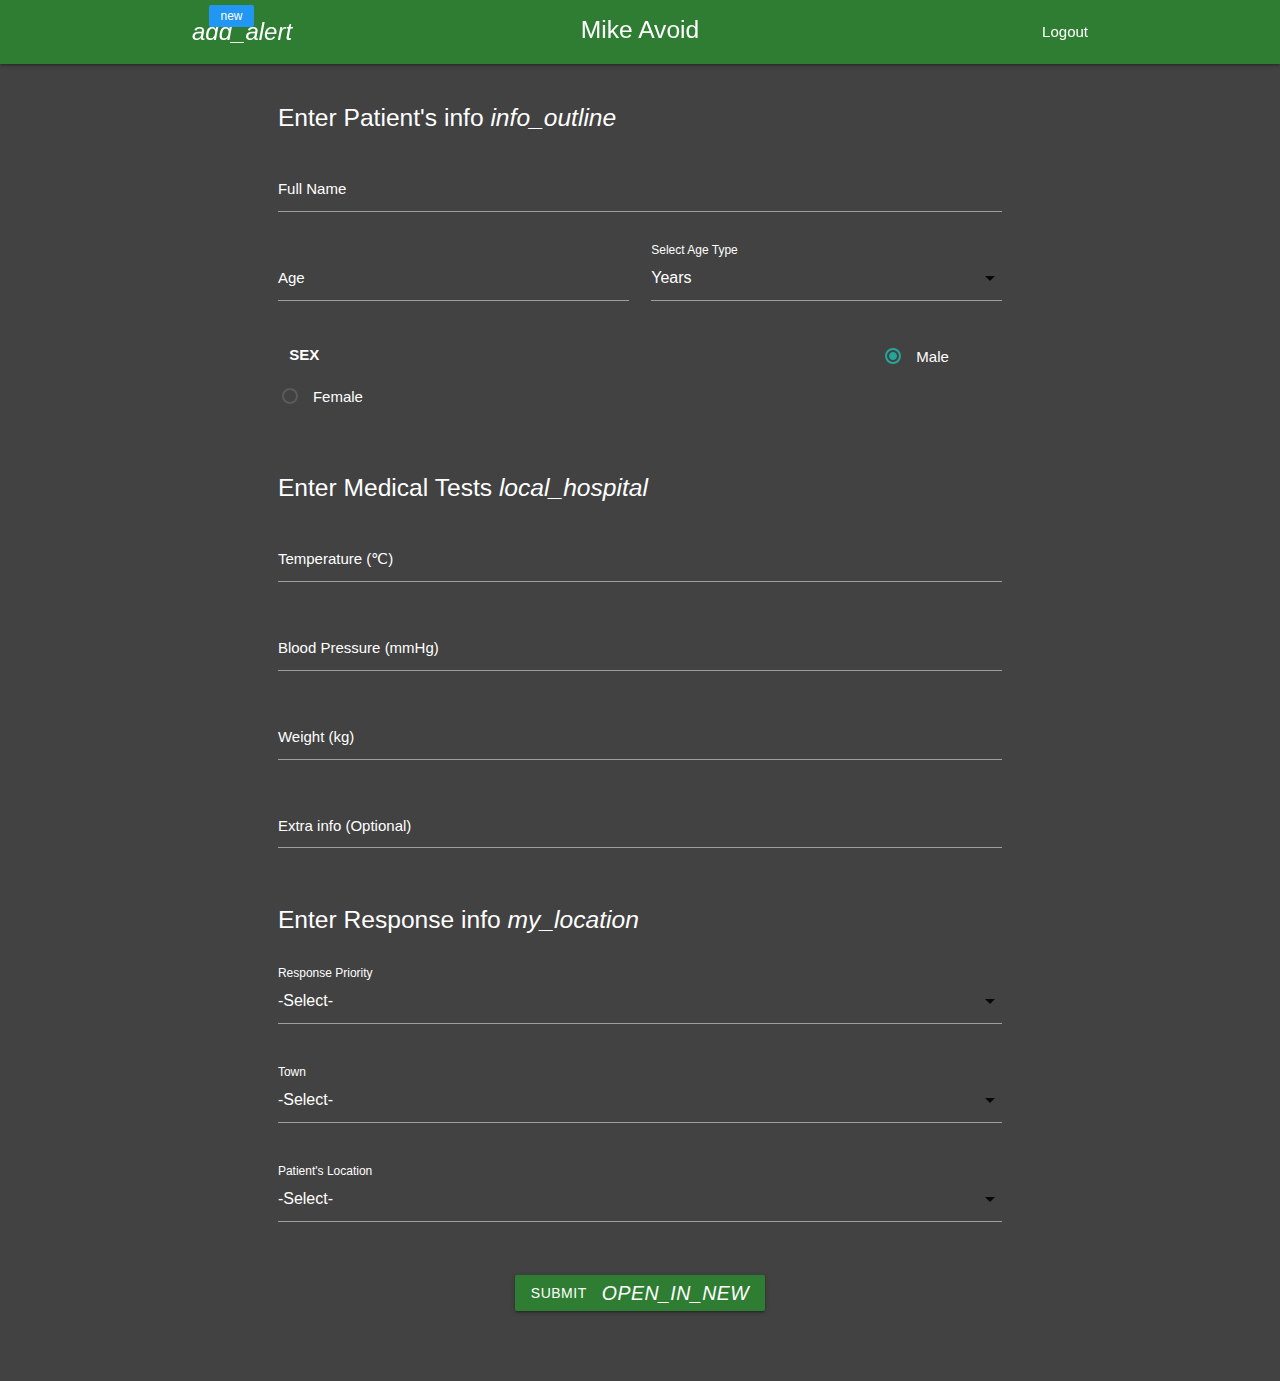
<file: home.html>
<html lang="en">
  <head>

    <meta charset="UTF-8">
    <meta name="viewport" content="width=device-width, initial-scale=1.0">
    <meta http-equiv="X-UA-Compatible" content="ie=edge">

    <title>RemoteHealth | Home</title>

    <!-- CSS -->
    <link href="https://fonts.googleapis.com/icon?family=Material+Icons" rel="stylesheet">
    <!-- <link href="/public/materialize/materials_icons/css/material-icons.css" rel="stylesheet" /> -->
    <link href="/public/css/styles.css" rel="stylesheet" />
    <link rel="stylesheet" href="/public/materialize/css/materialize.min.css">
    <link rel="manifest" href="/public/manifest.json">

    <!-- brower icons -->
    <link rel="icon" type="image/gif" href="/public/img/icons/icon-72x72.png">
    <link rel="shortcut icon" href="/public/img/icons/icon-72x72.png">

    <!-- ios support -->
    <link rel="apple-touch-icon" href="/public/img/icons/icon-96x96.png">
    <meta name="apple-mobile-web-app-status-bar" content="#2e7d32">

    <meta name="theme-color" content="#2e7d32">

    <!--Import jQuery before materialize.js-->
    <script src="/public/js/jquery-3.4.1.min.js"></script>
    <script src="/public/materialize/js/materialize.min.js"></script>

  </head>



  <body class="grey darken-3">

    <!-- top nav -->
    <div class="navbar-fixed">
      <nav class="green darken-3" style="z-index: 999;">
        <div class="nav-wrapper container">
          <a class="brand-logo center"><h5>Mike Avoid</h5></a>
          <a onclick="document.getElementById('loader-wrapper2').style.display=
            'block';" href="/respond"><i class="left material-icons">add_alert</i><span
              class="nav_badge new badge blue"><strong id='data_count'></strong></span></a>
          <a onclick="document.getElementById('loader-wrapper2').style.display=
            'block';" href="/signOut" class="right">Logout</a>
        </div>
      </nav>
    </div>

    <form class="container row white-text" id="patient_form_id" autocomplete="on"
      onsubmit="document.getElementById('loader-wrapper2').style.display=
      'block';">

      <div>

        <h5 style="margin-bottom:20px;margin-top:40px;" class="col s10
          offset-s1">Enter Patient's
          info
          <i class="material-icons">info_outline</i></h5>

        <div style="margin-bottom:20px;" class="input-field col s10 offset-s1">
          <input id="patient_name" type="text" class="validate"
            name="patient_name" required>
          <label for="patient_name" class="white-text">Full Name</label>
        </div>

        <div style="margin-bottom:20px;" class="input-field col s5 offset-s1">
          <input id="patient_age" type="number" class="validate"
            name="patient_age" required>
          <label for="patient_age" class="white-text">Age</label>
        </div>
        <div class="input-field col s5">
          <select name="ageType" id="ageType">
            <option value="years" selected>Years</option>
            <option value="months">Months</option>
            <option value="weeks">Weeks</option>
          </select>
          <label class="white-text">Select Age Type</label>
        </div>


        <div style="margin-bottom:20px;" class="col s10 offset-s1">
          <p class="col s10"><b>SEX</b></p>
          <p>
            <label class="white-text" for="male">
              <input class="with-gap white" id="male" name="sex" value="Male" type="radio"
                checked/>
              <span>Male</span>
            </label>
          </p>
          <p>
            <label class="white-text" for="female">
              <input class="with-gap white" id="female"name="sex" value="Female"
                type="radio" />
              <span>Female</span>
            </label>
          </p>
        </div>

      </div>

      <h5 class="col s10 offset-s1" style="margin-bottom:20px;margin-top:30px;">Enter Medical
        Tests <i class="material-icons">local_hospital</i><br></h5>


      <div style="margin-bottom:20px;" class="input-field col s10 offset-s1">
        <input id="patient_temp" type="text" class="validate"
          name="patient_temp">
        <label for="patient_temp" class="white-text">Temperature (℃)</label>
      </div>


      <div style="margin-bottom:20px;" class="input-field col s10 offset-s1">
        <input id="patient_bp" type="text" class="validate" name="patient_bp">
        <label for="patient_bp" class="white-text">Blood Pressure (mmHg)</label>
      </div>


      <div style="margin-bottom:20px;" class="input-field col s10 offset-s1">
        <input id="patient_weight" type="text" class="validate"
          name="patient_weight">
        <label for="patient_weight" class="white-text">Weight (kg)</label>
      </div>


      <div style="margin-bottom:20px;" class="input-field col s10 offset-s1">
        <textarea name="extraInfo" id="textarea1" class="materialize-textarea"
          maxlength="200"
          data-length="200"></textarea>
        <label for="textarea1" class="white-text">Extra info (Optional)</label>
      </div>


      <h5 class="col s10 offset-s1" style="margin-bottom:30px;margin-top:30px;">Enter Response
        info <i class="material-icons">my_location</i><br></h5>


      <div style="margin-bottom:30px;" class="input-field col s10 offset-s1">
        <select name="priority" id="priority">
          <option value="" selected>-Select-</option>
          <option value="critical">Critical</option>
        </select>
        <label class="white-text">Response Priority</label>
      </div>


      <div style="margin-bottom:30px;" class="input-field col s10 offset-s1">
        <select name="town" id="town">
          <option value="" selected>-Select-</option>
          <option value="Kitwe">Kitwe</option>
          <option value="Ndola">Ndola</option>
          <option value="Mufulira">Mufulira</option>
          <option value="Luanshya">Luanshya</option>
          <option value="Chingola">Chingola</option>
          <option value="Chililabombwe">Chililabombwe</option>
        </select>
        <label class="white-text">Town</label>
      </div>


      <div style="margin-bottom:30px;" class="input-field col s10 offset-s1">
        <select name="location" id="location" onchange="getLocation()">
          <option value="" selected>-Select-</option>
          <option value="Health Center">Health Center</option>
          <option value="Remote Location">Remote Location</option>
        </select>
        <label class="white-text">Patient's Location</label>
      </div>


      <div style="margin-bottom:50px;" class="input-field col s6 offset-s3
        center">
        <button class="btn waves-effect waves-light green darken-3"
          type="submit" name="patient_submit">submit<i class="material-icons
            right">open_in_new</i>
        </button>
      </div>


    </form>


    <div id="loader-wrapper" class="loader-wrapper center grey darken-3">
      <div class="preloader-wrapper active">
        <div class="spinner-layer spinner-white-only">
          <div class="circle-clipper left">
            <div class="circle"></div>
          </div><div class="gap-patch">
            <div class="circle"></div>
          </div><div class="circle-clipper right">
            <div class="circle"></div>
          </div>
        </div>
      </div>
      <h6 id="activatePush" class="center white-text text-lighten-3">Google is
        getting your location...</h6>
      <a id="hideMeToo" href="/home" class="btn waves-effect waves-light green
        darken-3">Refresh</a>
    </div>

    <div id="loader-wrapper2" class="loader-wrapper center grey darken-3">
      <div class="preloader-wrapper active">
        <div class="spinner-layer spinner-white-only">
          <div class="circle-clipper left">
            <div class="circle"></div>
          </div><div class="gap-patch">
            <div class="circle"></div>
          </div><div class="circle-clipper right">
            <div class="circle"></div>
          </div>
        </div>
      </div>
    </div>

    <div id="loader-wrapper" class="loader-wrapper loader-wrapper-pre center grey darken-3">
      <div class="preloader-wrapper active">
        <div class="spinner-layer spinner-white-only">
          <div class="circle-clipper left">
            <div class="circle"></div>
          </div><div class="gap-patch">
            <div class="circle"></div>
          </div><div class="circle-clipper right">
            <div class="circle"></div>
          </div>
        </div>
      </div>
    </div>



    <!-- The core Firebase JS SDK is always required and must be listed first -->
    <script src="https://www.gstatic.com/firebasejs/6.6.0/firebase-app.js"></script>
    <script src="https://www.gstatic.com/firebasejs/6.6.0/firebase-firestore.js"></script>

    <script>
      // Your web app's Firebase configuration
      var firebaseConfig = {
        apiKey: "AIzaSyCb5QTtOqAeW7jvKamFDHUWXHSuvxT5__A",
        authDomain: "nyumba-246417.firebaseapp.com",
        databaseURL: "https://nyumba-246417.firebaseio.com",
        projectId: "nyumba-246417",
        storageBucket: "nyumba-246417.appspot.com",
        messagingSenderId: "581948417790",
        appId: "1:581948417790:web:b844ec71ae0ebcae3b27af"
      };
      // Initialize Firebase
      firebase.initializeApp(firebaseConfig);
      const db = firebase.firestore();
    </script>


    <script src="/public/js/app.js"></script>
    <script src="/public/js/ui.js"></script>
    <script src="/public/js/db.js"></script>

  </body>
</html>
</file>
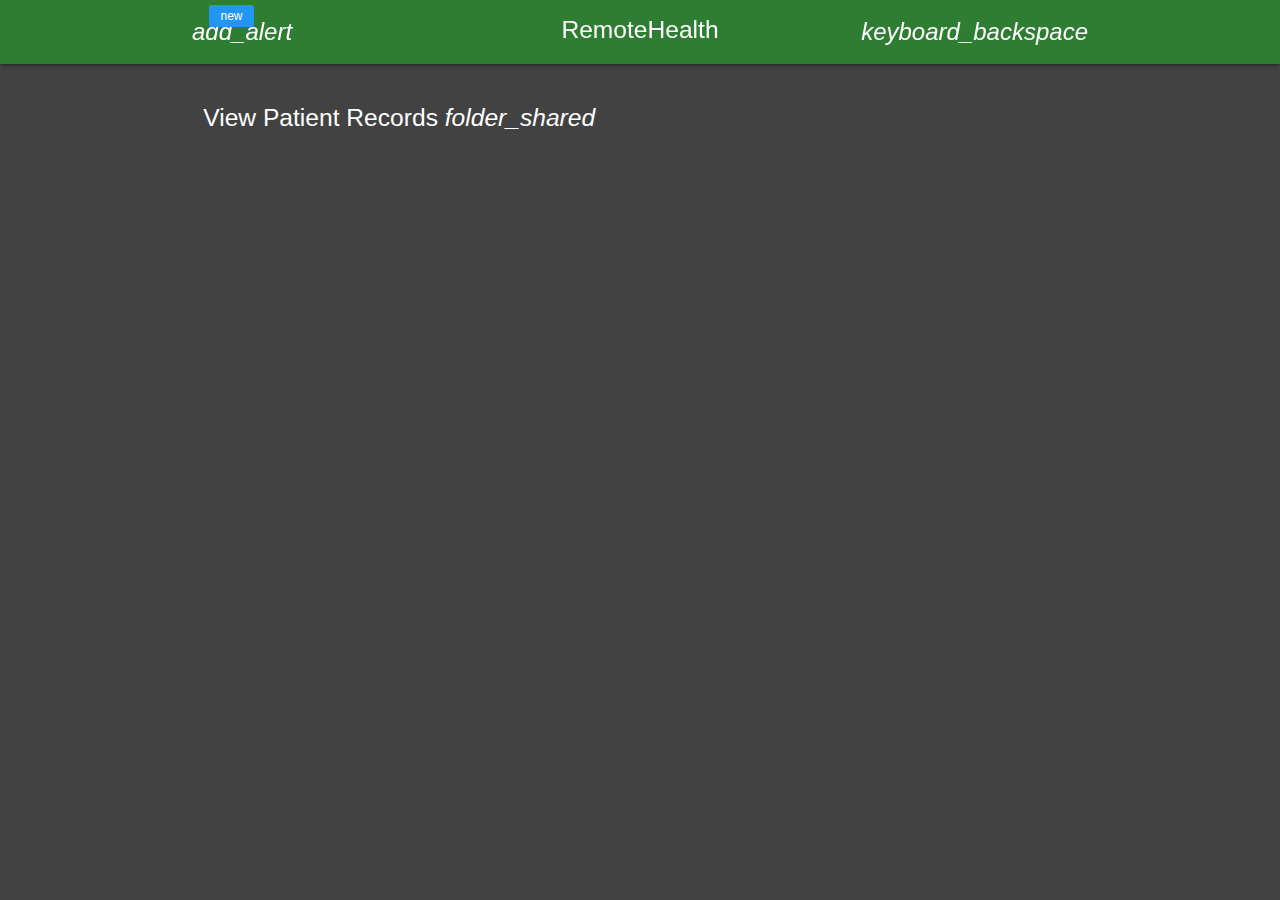
<file: respond.html>
<html lang="en">
  <head>

    <meta charset="UTF-8">
    <meta name="viewport" content="width=device-width, initial-scale=1.0">
    <meta http-equiv="X-UA-Compatible" content="ie=edge">

    <title>RemoteHealth | Home</title>

    <!-- CSS -->
    <link href="https://fonts.googleapis.com/icon?family=Material+Icons" rel="stylesheet">
    <!-- <link href="/public/materialize/materials_icons/css/material-icons.css" rel="stylesheet" /> -->
    <link href="/public/css/styles.css" rel="stylesheet" />
    <link rel="stylesheet" href="/public/materialize/css/materialize.min.css">
    <link rel="manifest" href="/public/manifest.json">

    <!-- brower icons -->
    <link rel="icon" type="image/gif" href="/public/img/icons/icon-72x72.png">
    <link rel="shortcut icon" href="/public/img/icons/icon-72x72.png">

    <!-- ios support -->
    <link rel="apple-touch-icon" href="/public/img/icons/icon-96x96.png">
    <meta name="apple-mobile-web-app-status-bar" content="#2e7d32">

    <meta name="theme-color" content="#2e7d32">

    <!--Import jQuery before materialize.js-->
    <script src="/public/js/jquery-3.4.1.min.js"></script>
    <script src="/public/materialize/js/materialize.min.js"></script>

  </head>



  <body class="grey darken-3">

    <!-- top nav -->
    <div class="navbar-fixed">
      <nav class="green darken-3" style="z-index: 999;">
        <div class="nav-wrapper container">
          <a class="brand-logo center"><h5>RemoteHealth</h5></a>
          <a onclick="document.getElementById('loader-wrapper2').style.display = 'block';" href="/respond"><i class="left material-icons">add_alert</i>
            <span class="nav_badge new badge blue"><strong id='data_count'></strong></span></a>
          <a onclick="document.getElementById('loader-wrapper2').style.display = 'block';" href="/home"><i class="right material-icons">keyboard_backspace</i></a>
        </div>
      </nav>
    </div>



    <div class="container row white-text">

      <h5 style="margin-bottom:0px;margin-top:40px;" class="col s10">View Patient
        Records
        <i class="material-icons">folder_shared</i>
      </h5>

      <br><br><br><br>

      <ul class="med_data collapsible expandable popout col s12">
        <!-- Outputting data -->
      </ul>




    </div>

    <div id="loader-wrapper2" class="loader-wrapper center grey darken-3">
      <div class="preloader-wrapper active">
          <div class="spinner-layer spinner-white-only">
            <div class="circle-clipper left">
              <div class="circle"></div>
            </div><div class="gap-patch">
              <div class="circle"></div>
            </div><div class="circle-clipper right">
              <div class="circle"></div>
            </div>
          </div>
      </div>
    </div>

    <div id="loader-wrapper" class="loader-wrapper loader-wrapper-pre center grey darken-3">
      <div class="preloader-wrapper active">
        <div class="spinner-layer spinner-white-only">
          <div class="circle-clipper left">
            <div class="circle"></div>
          </div><div class="gap-patch">
            <div class="circle"></div>
          </div><div class="circle-clipper right">
            <div class="circle"></div>
          </div>
        </div>
      </div>
    </div>


    <!-- The core Firebase JS SDK is always required and must be listed first -->
    <script src="https://www.gstatic.com/firebasejs/6.6.0/firebase-app.js"></script>
    <script src="https://www.gstatic.com/firebasejs/6.6.0/firebase-firestore.js"></script>

    <script>
      // Your web app's Firebase configuration
      var firebaseConfig = {
        apiKey: "AIzaSyCb5QTtOqAeW7jvKamFDHUWXHSuvxT5__A",
        authDomain: "nyumba-246417.firebaseapp.com",
        databaseURL: "https://nyumba-246417.firebaseio.com",
        projectId: "nyumba-246417",
        storageBucket: "nyumba-246417.appspot.com",
        messagingSenderId: "581948417790",
        appId: "1:581948417790:web:b844ec71ae0ebcae3b27af"
      };
      // Initialize Firebase
      firebase.initializeApp(firebaseConfig);
      const db = firebase.firestore();
    </script>


    <script src="/public/js/app.js"></script>
    <script src="/public/js/ui.js"></script>
    <script src="/public/js/db.js"></script>

  </body>
</html>
</file>
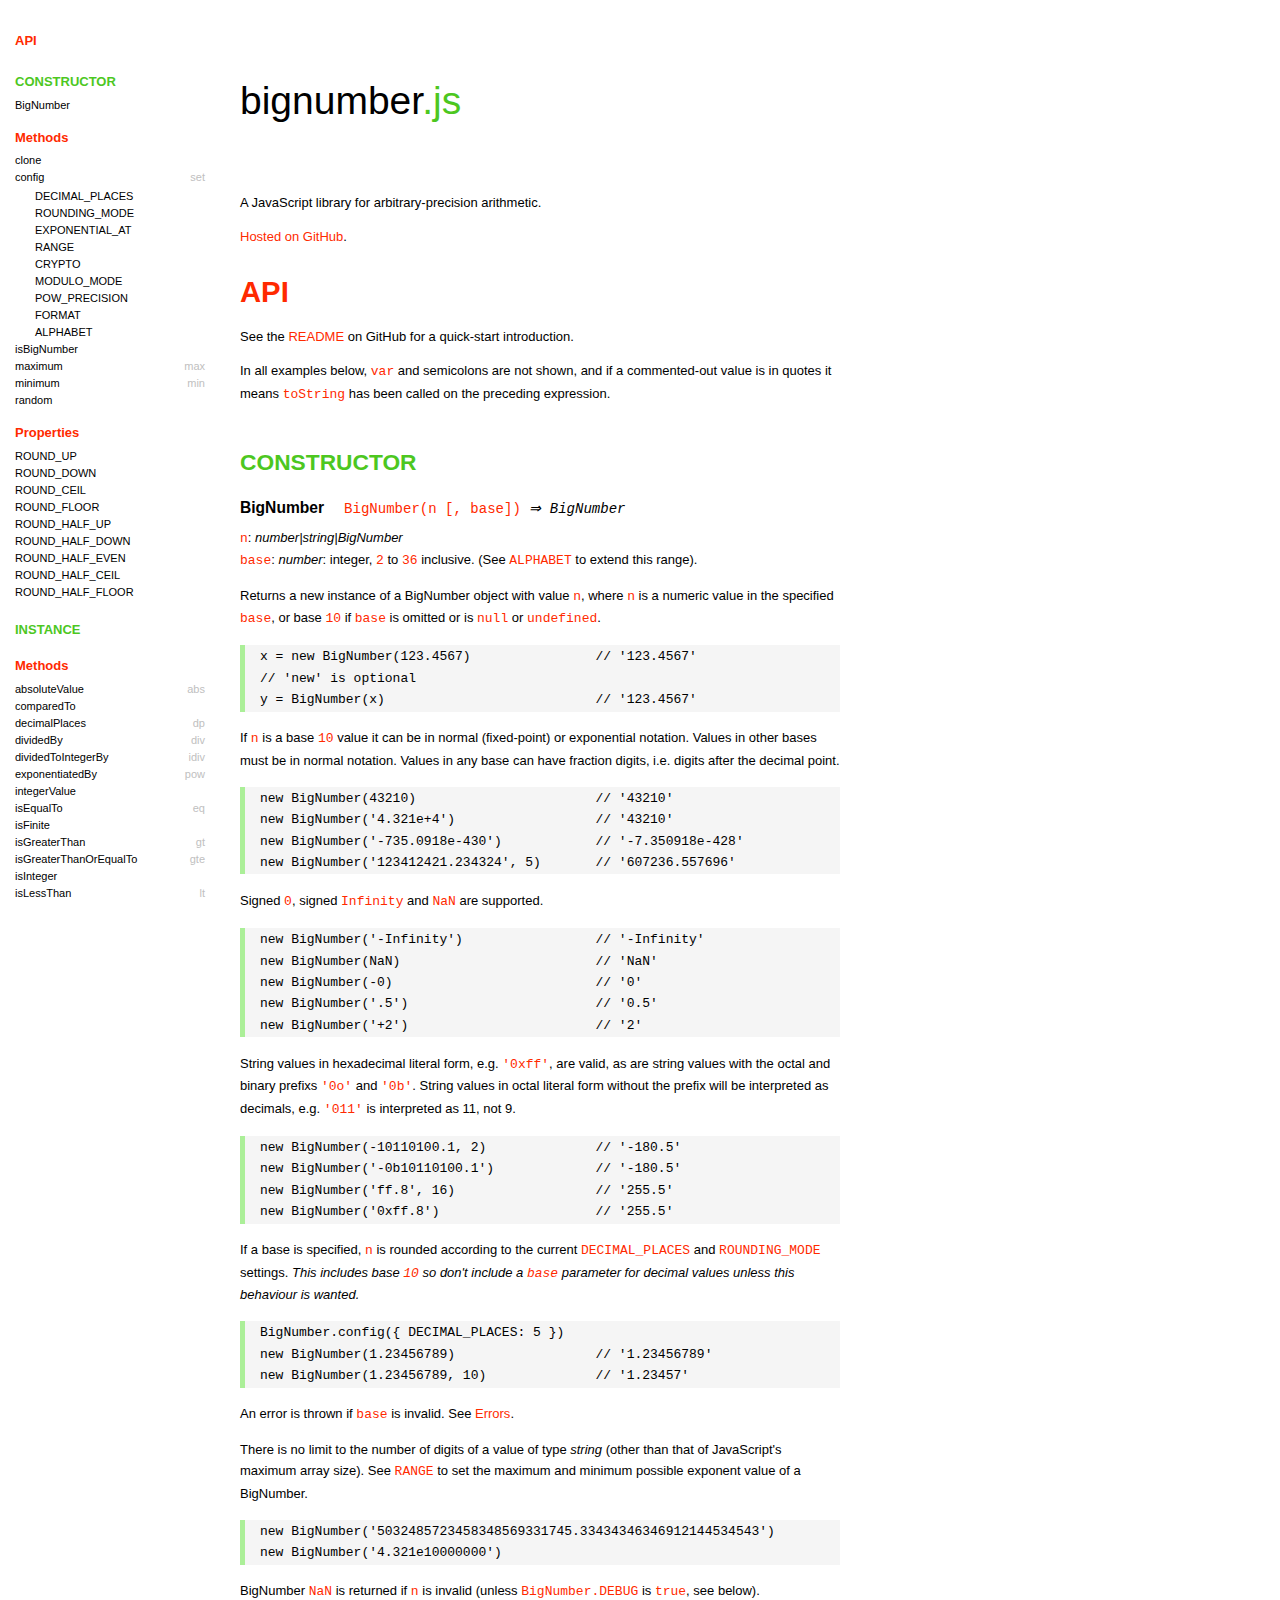
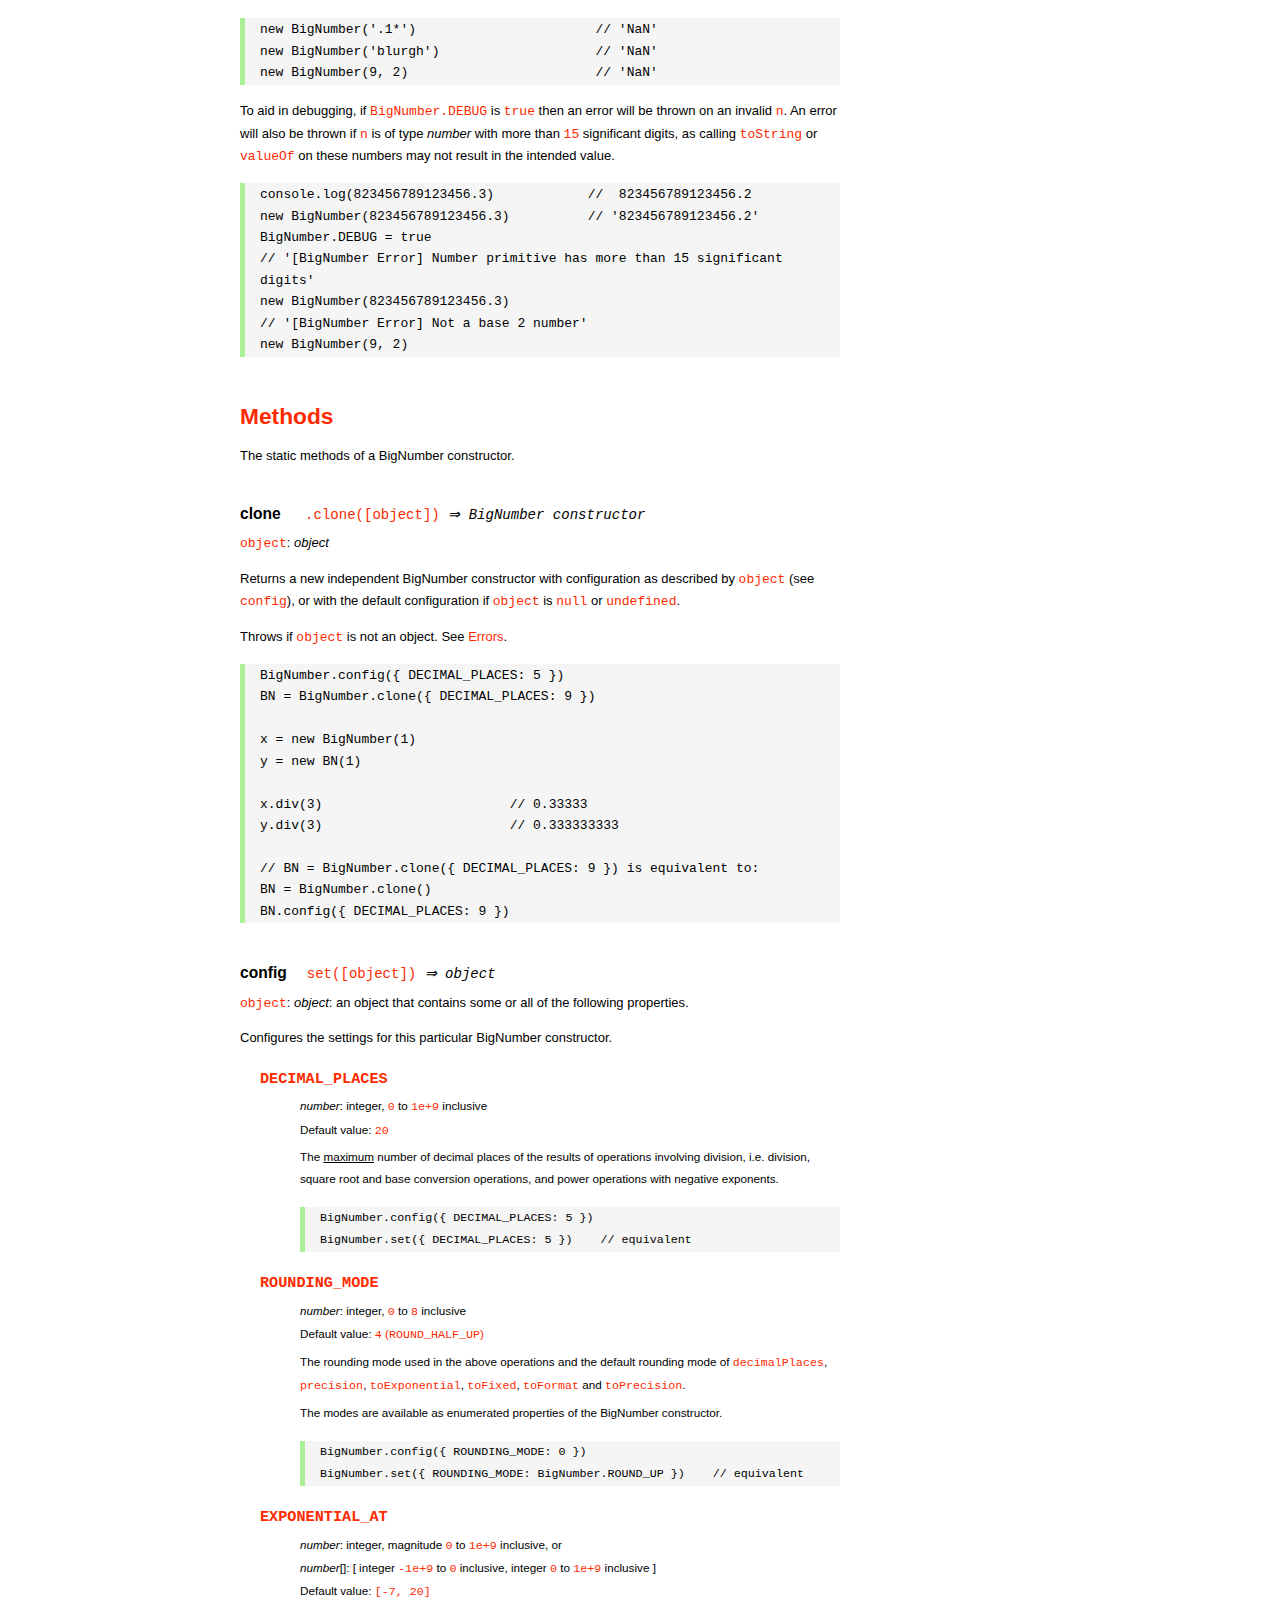
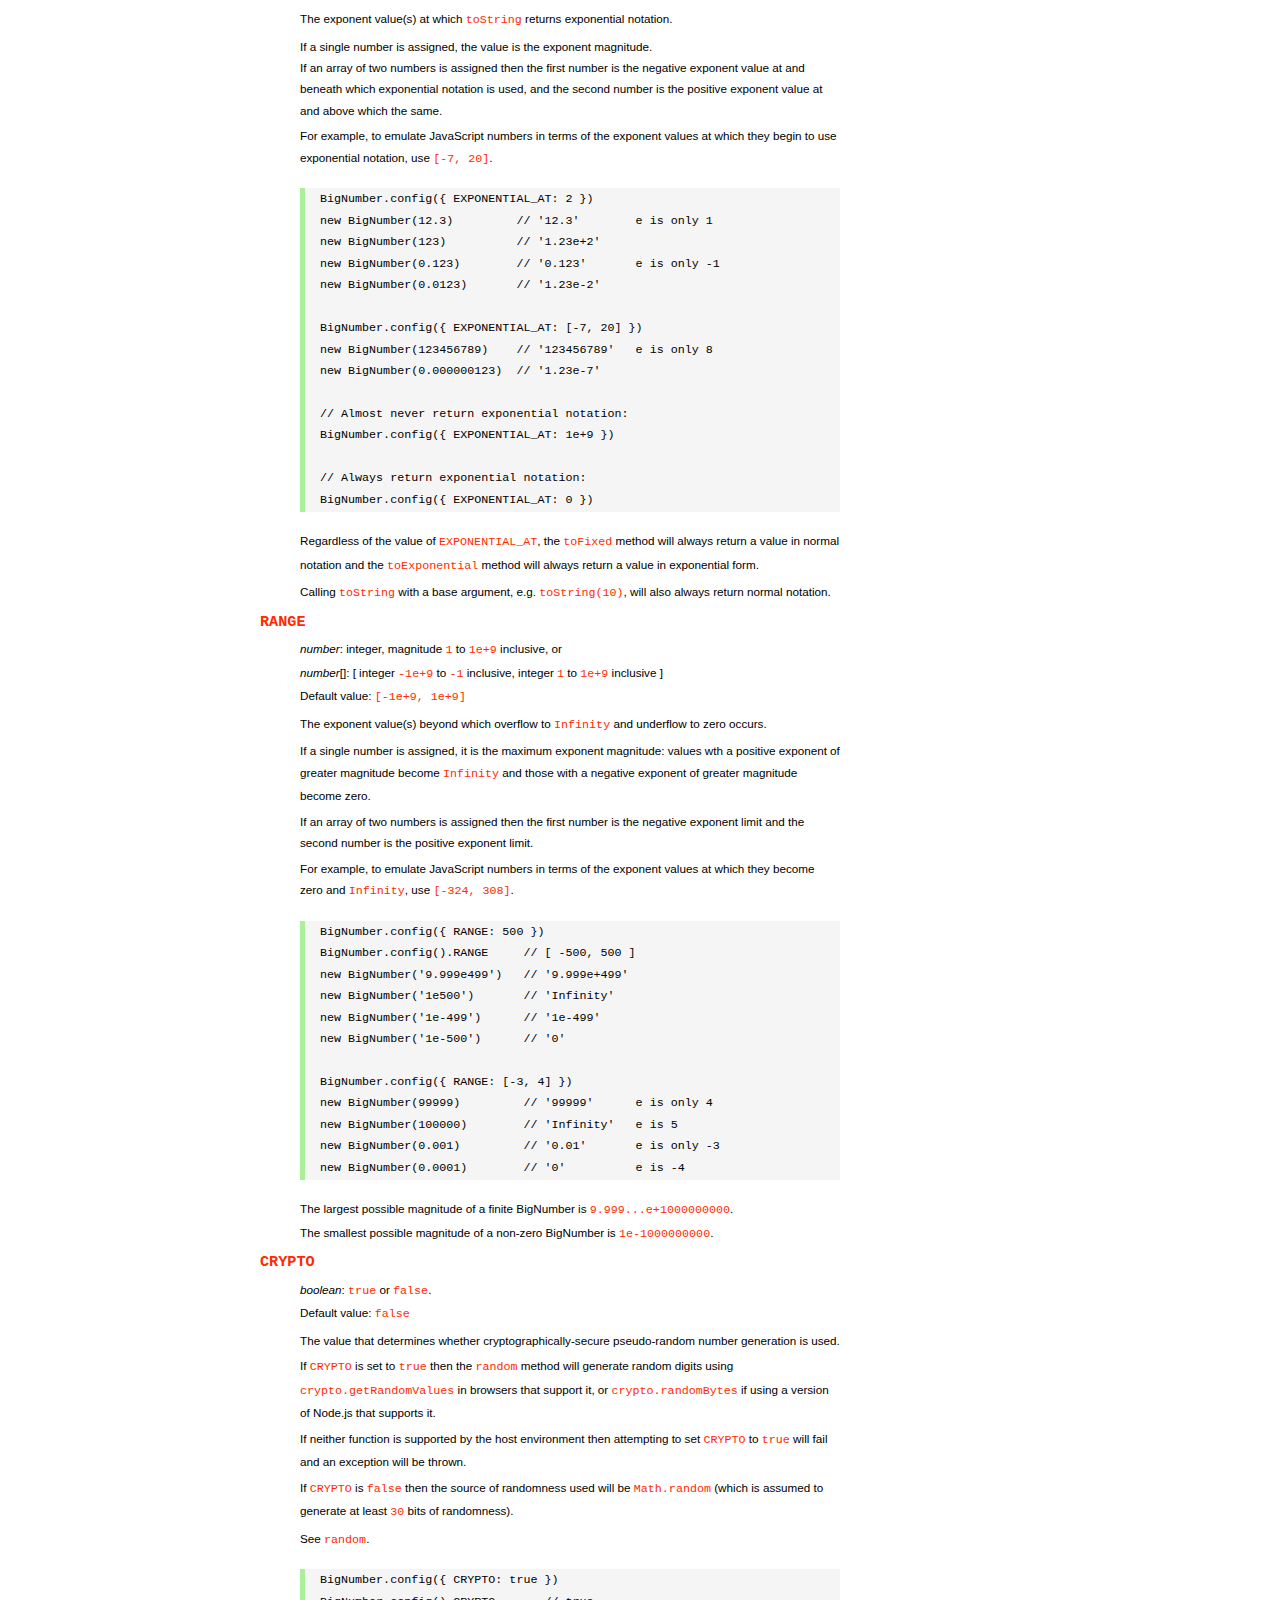
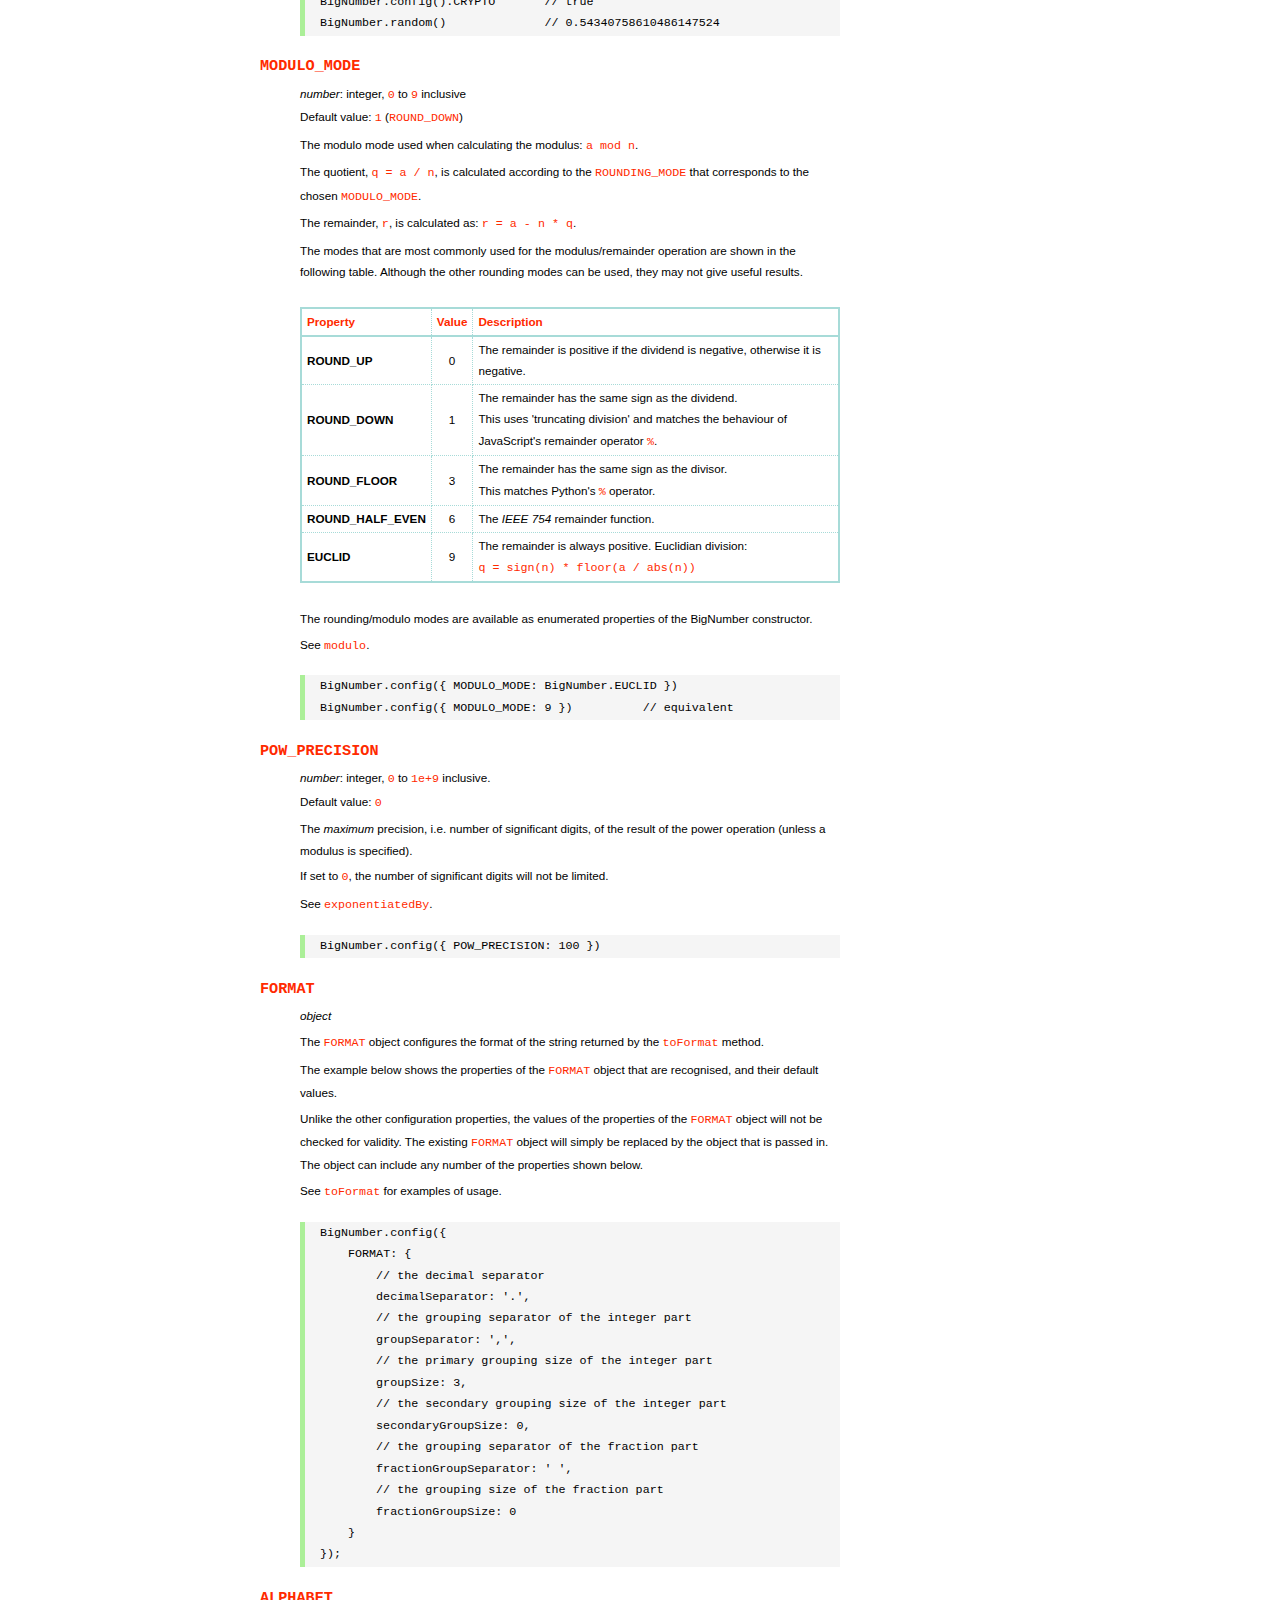
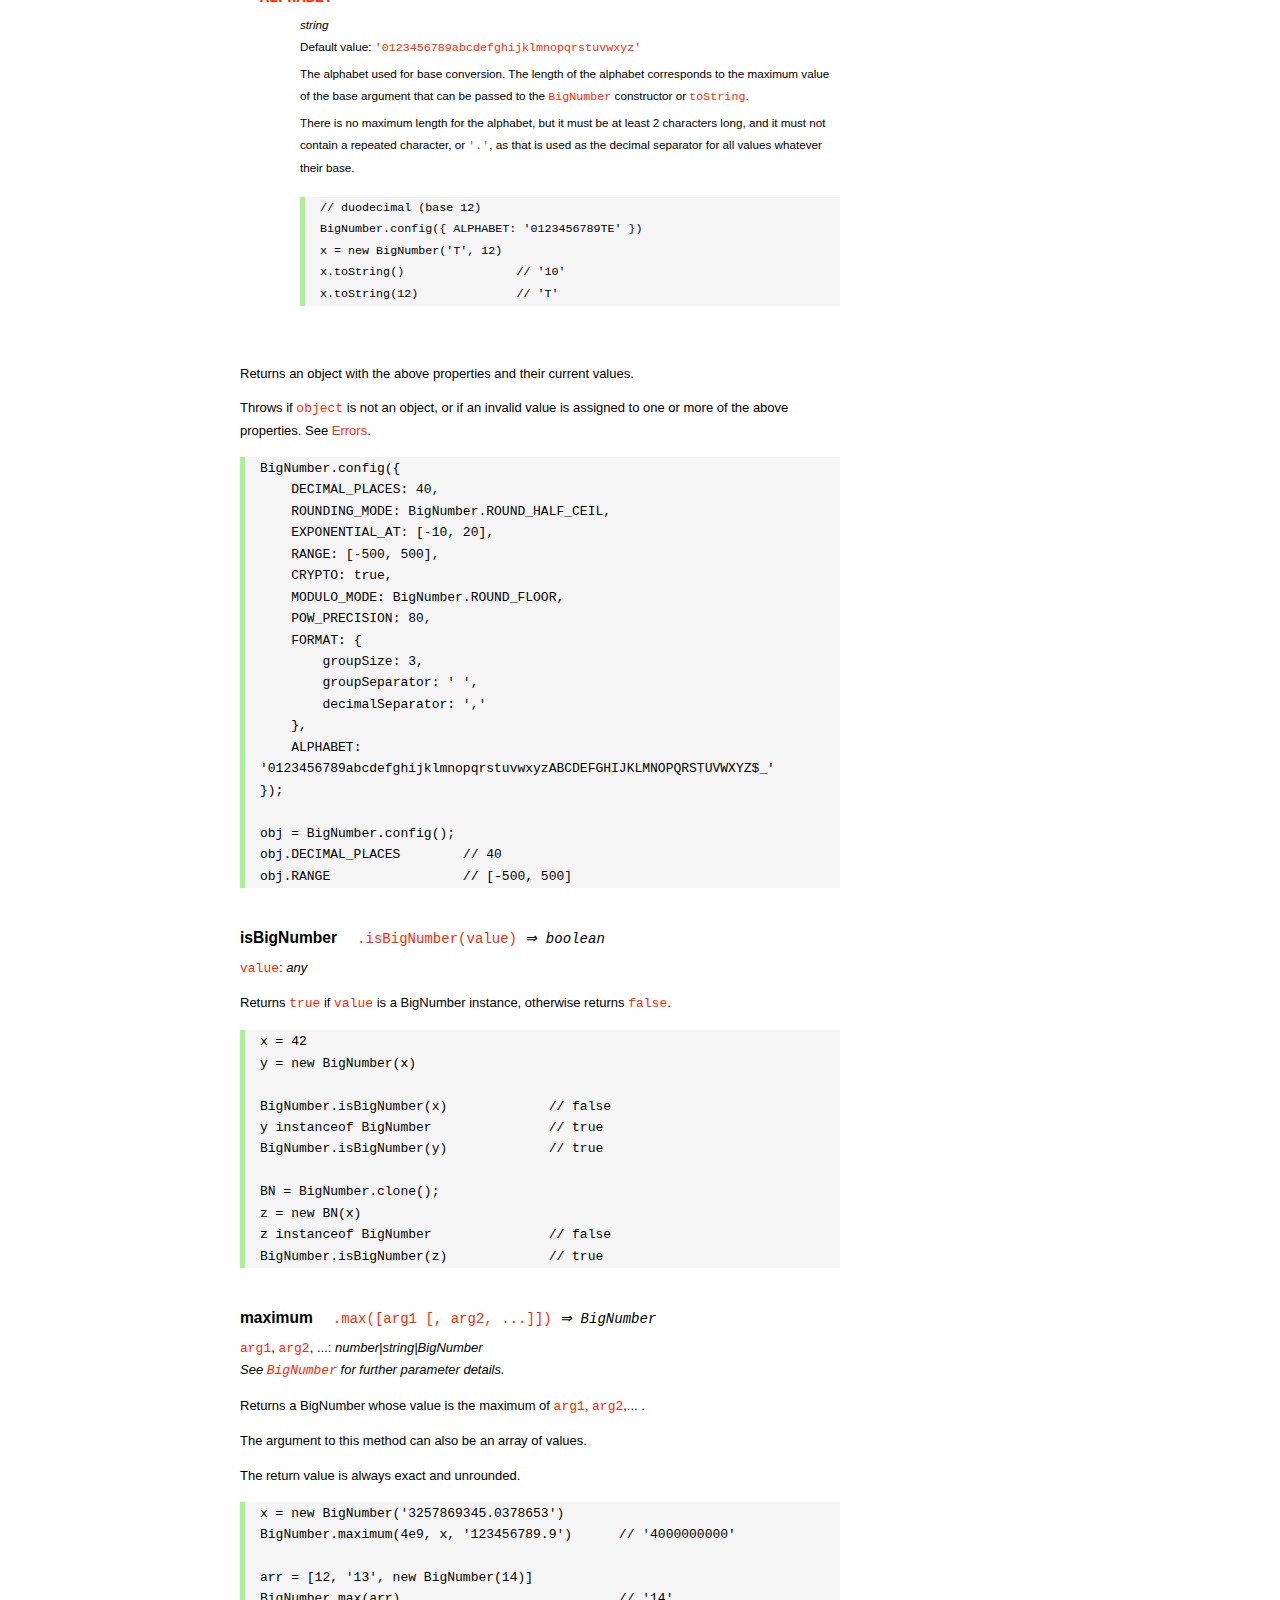
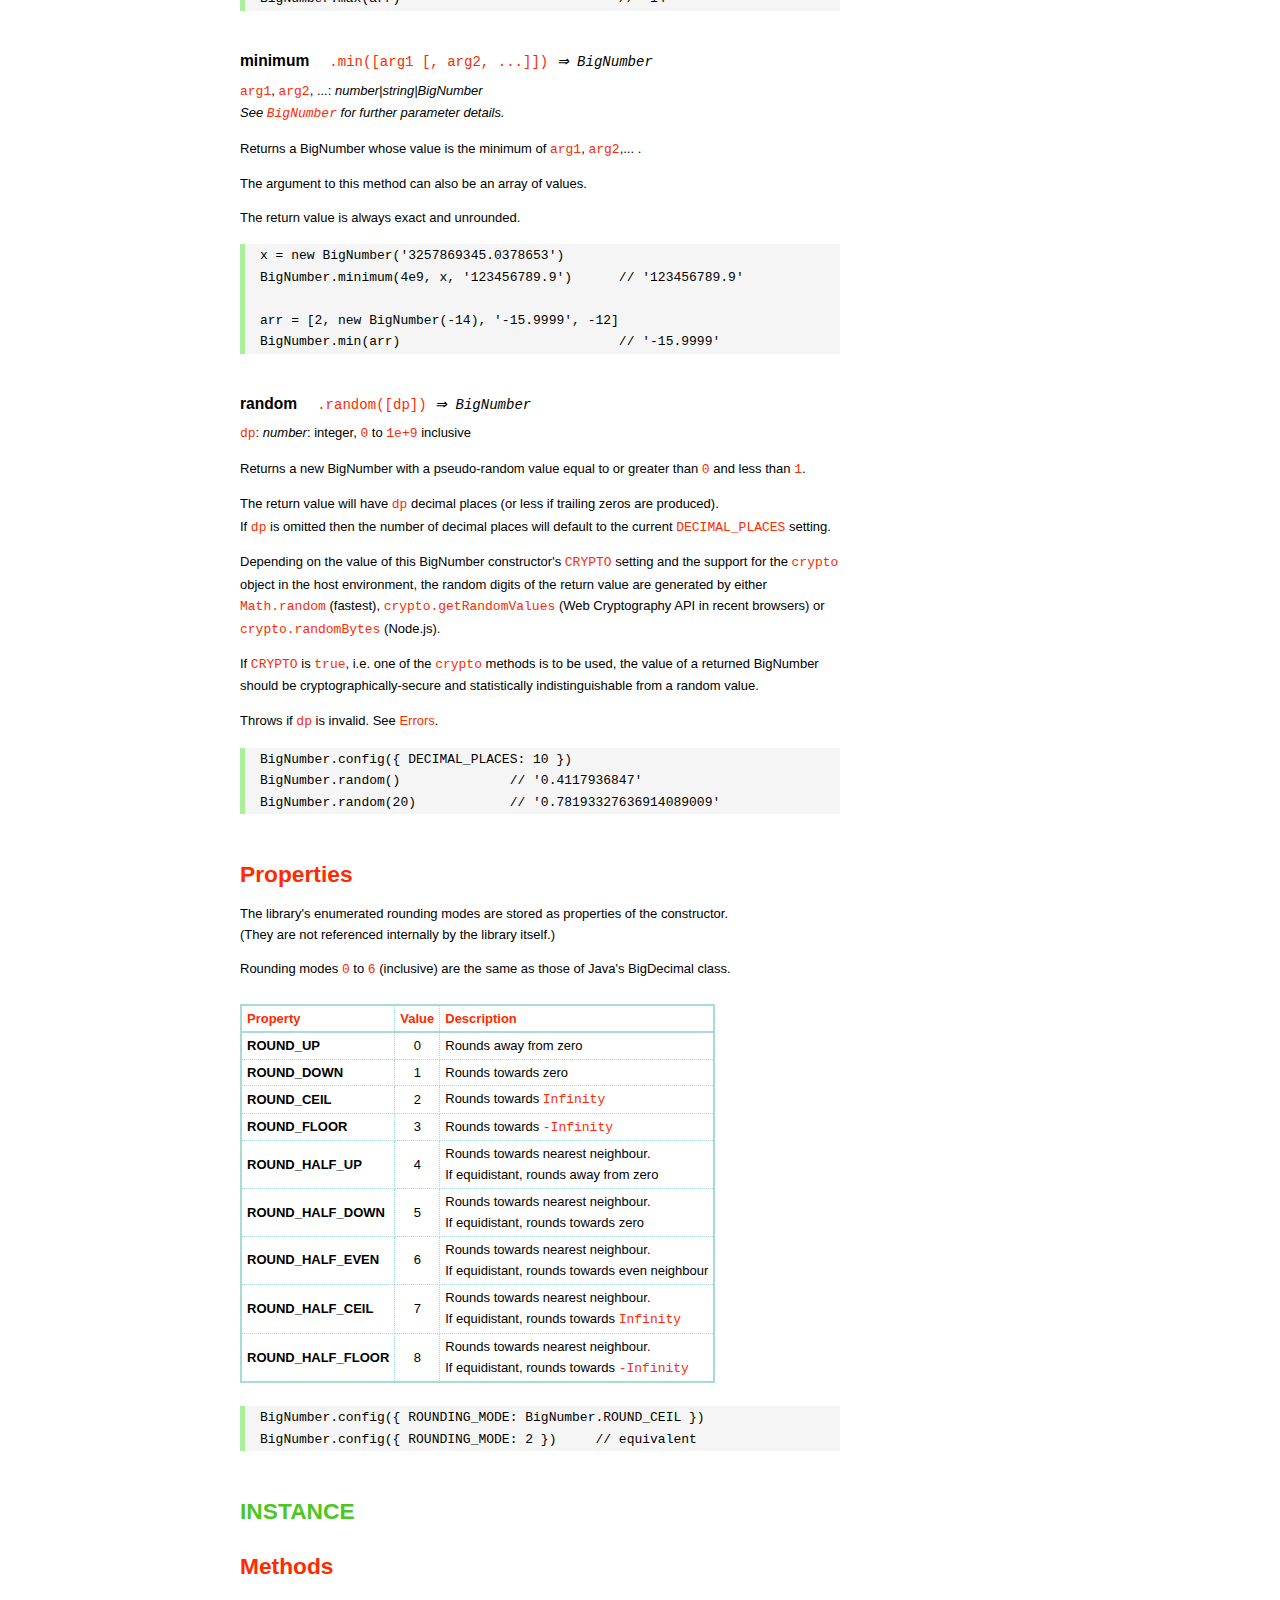
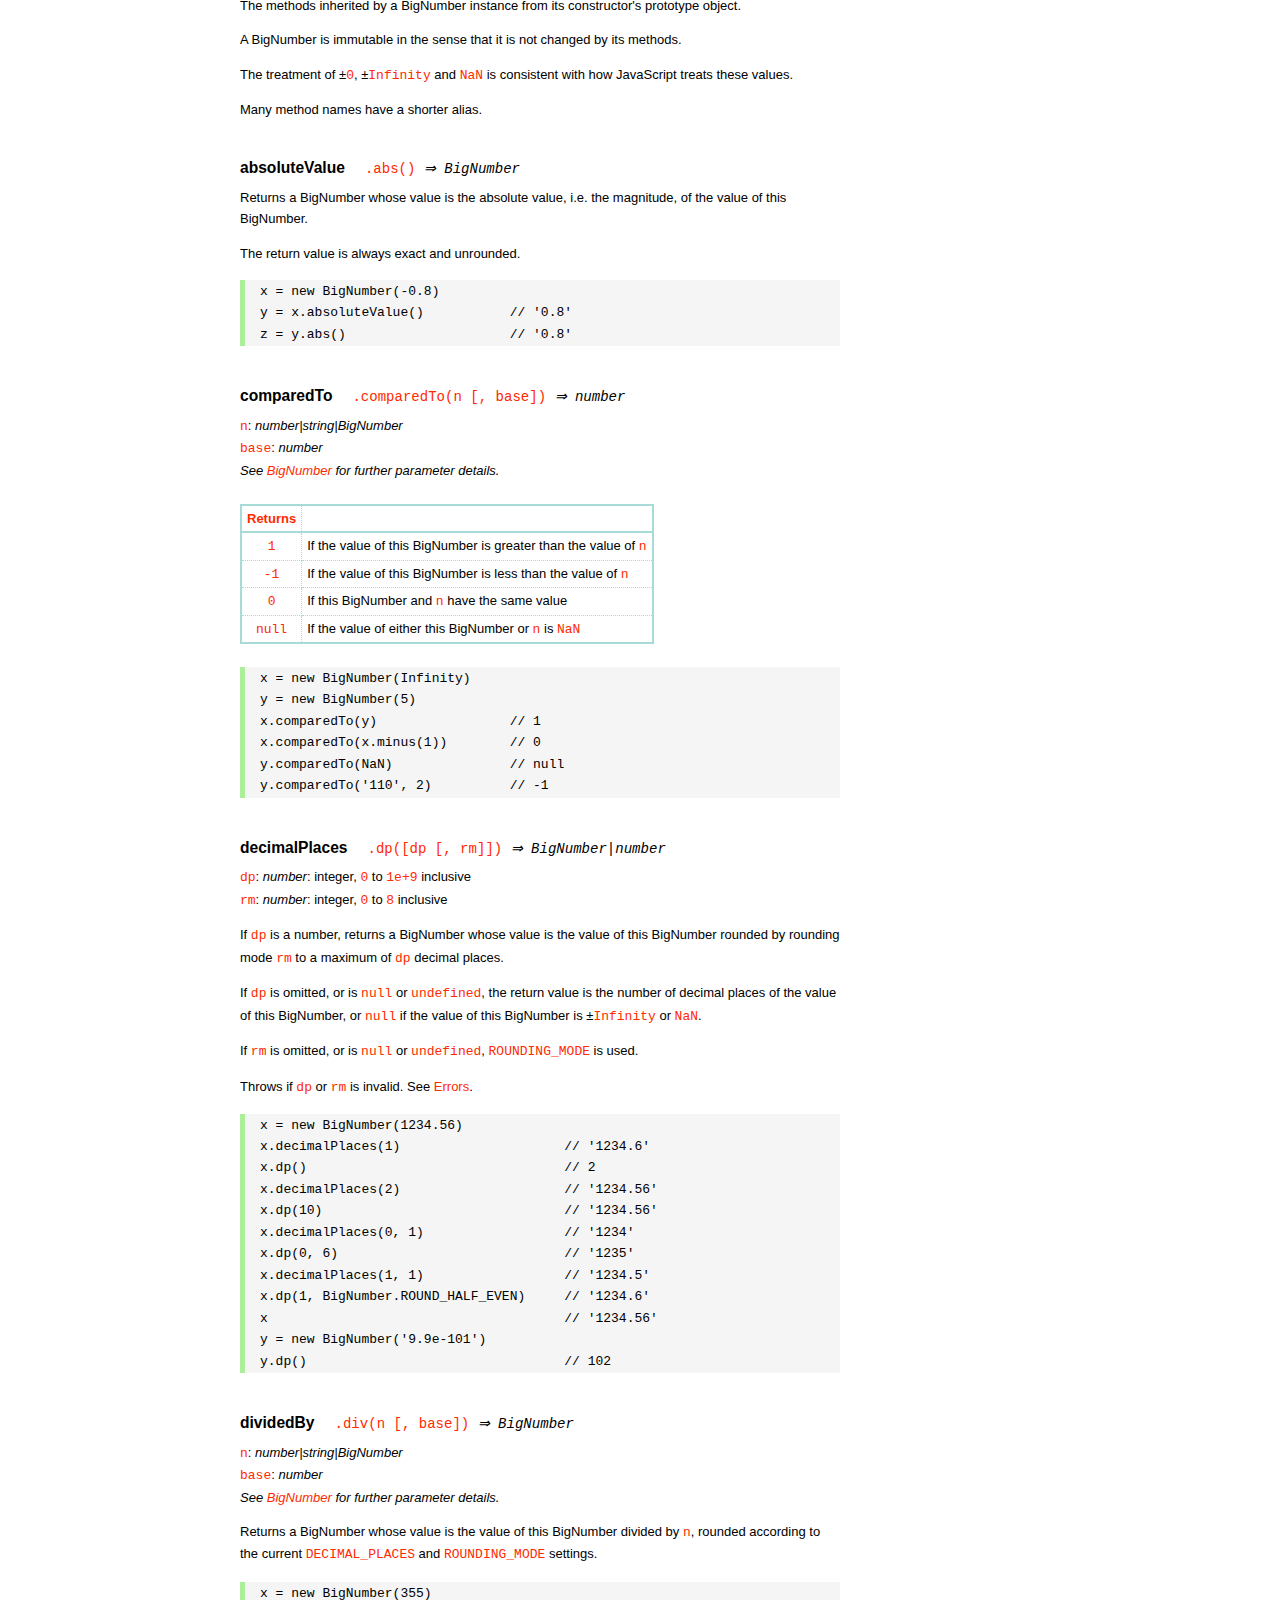
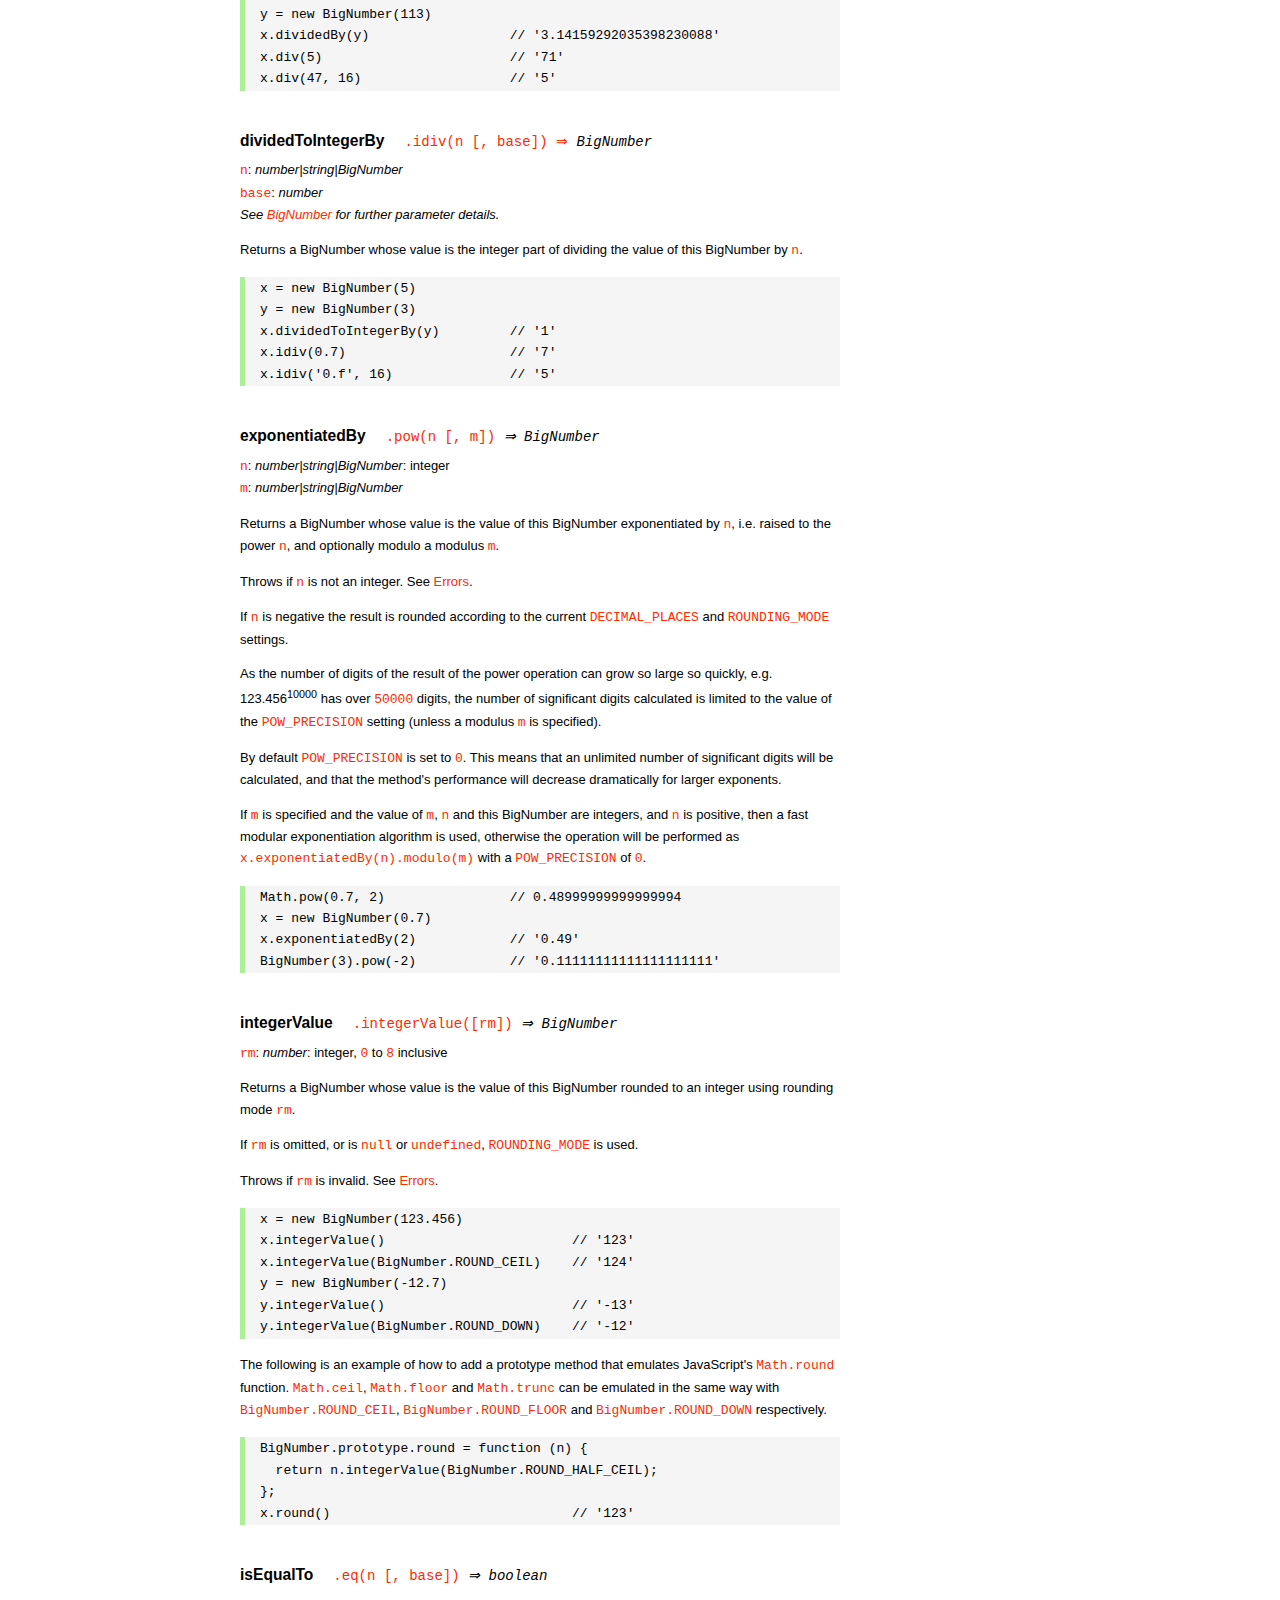
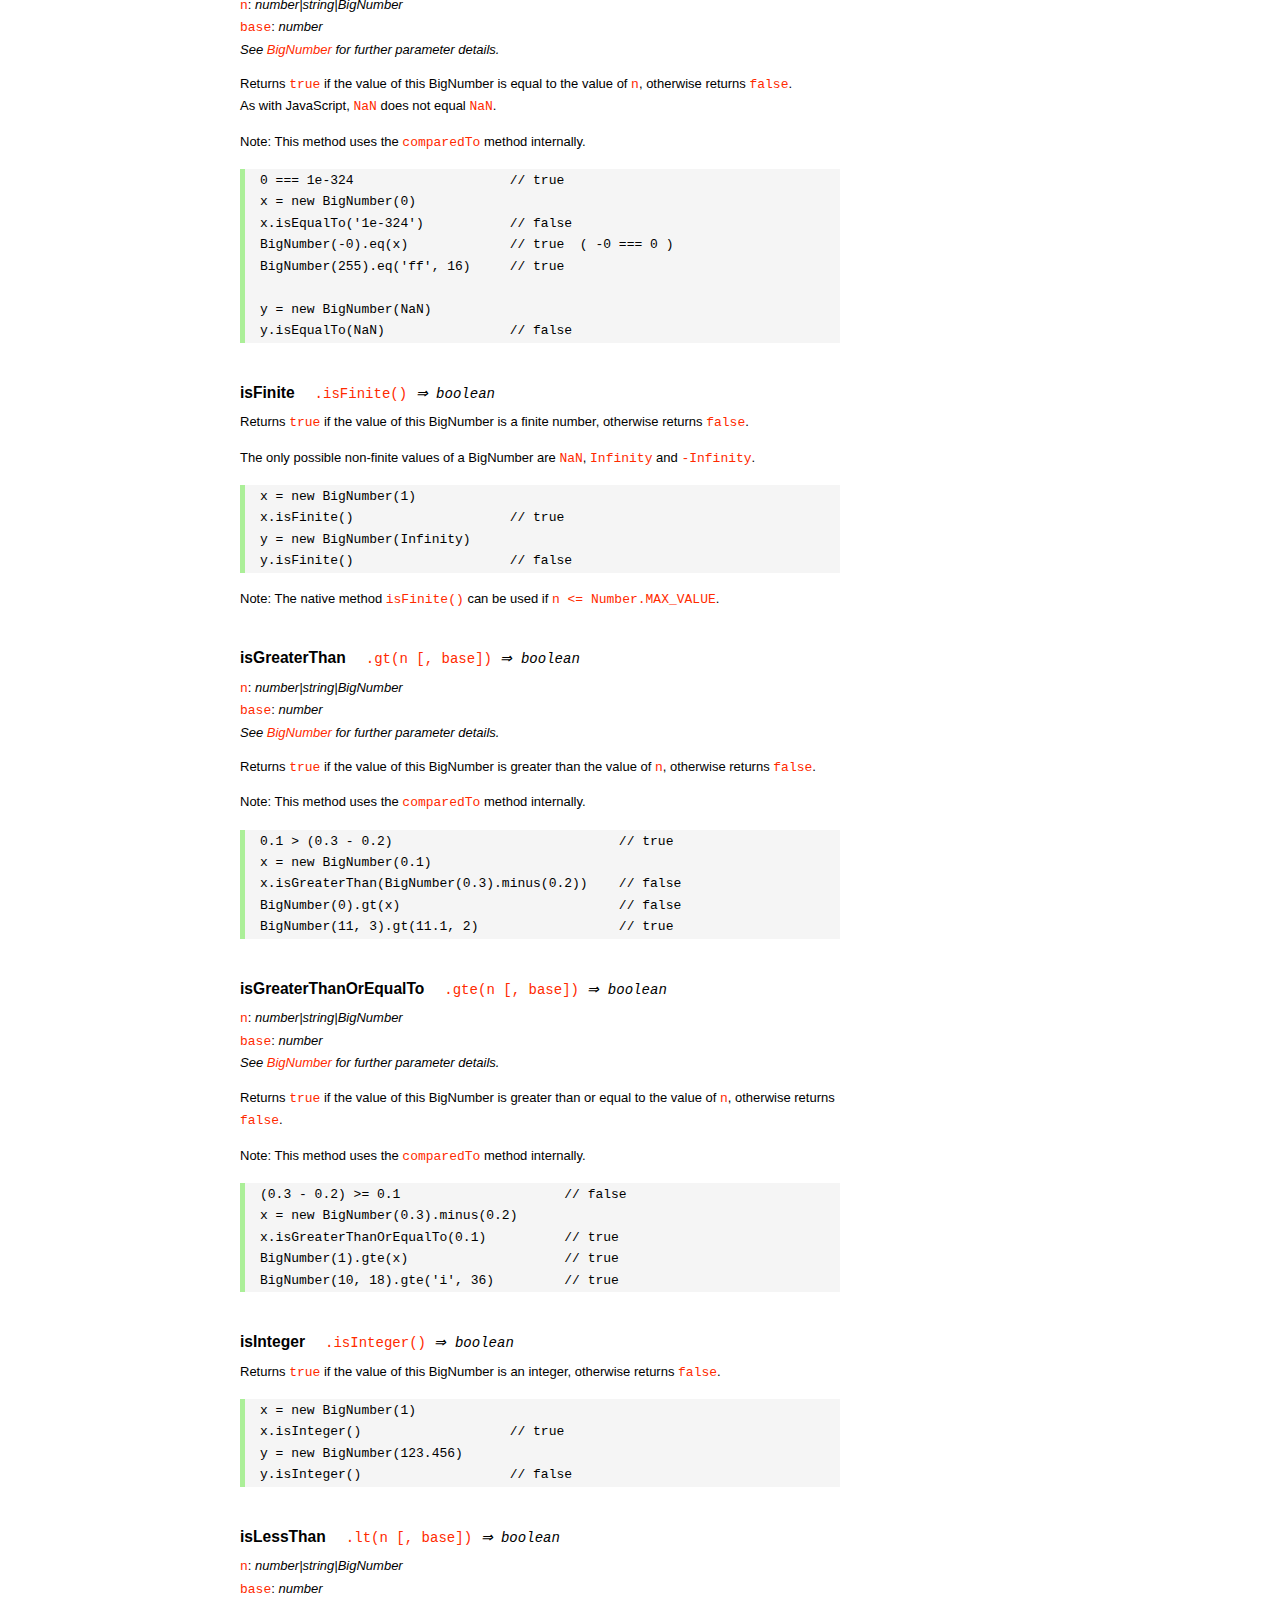
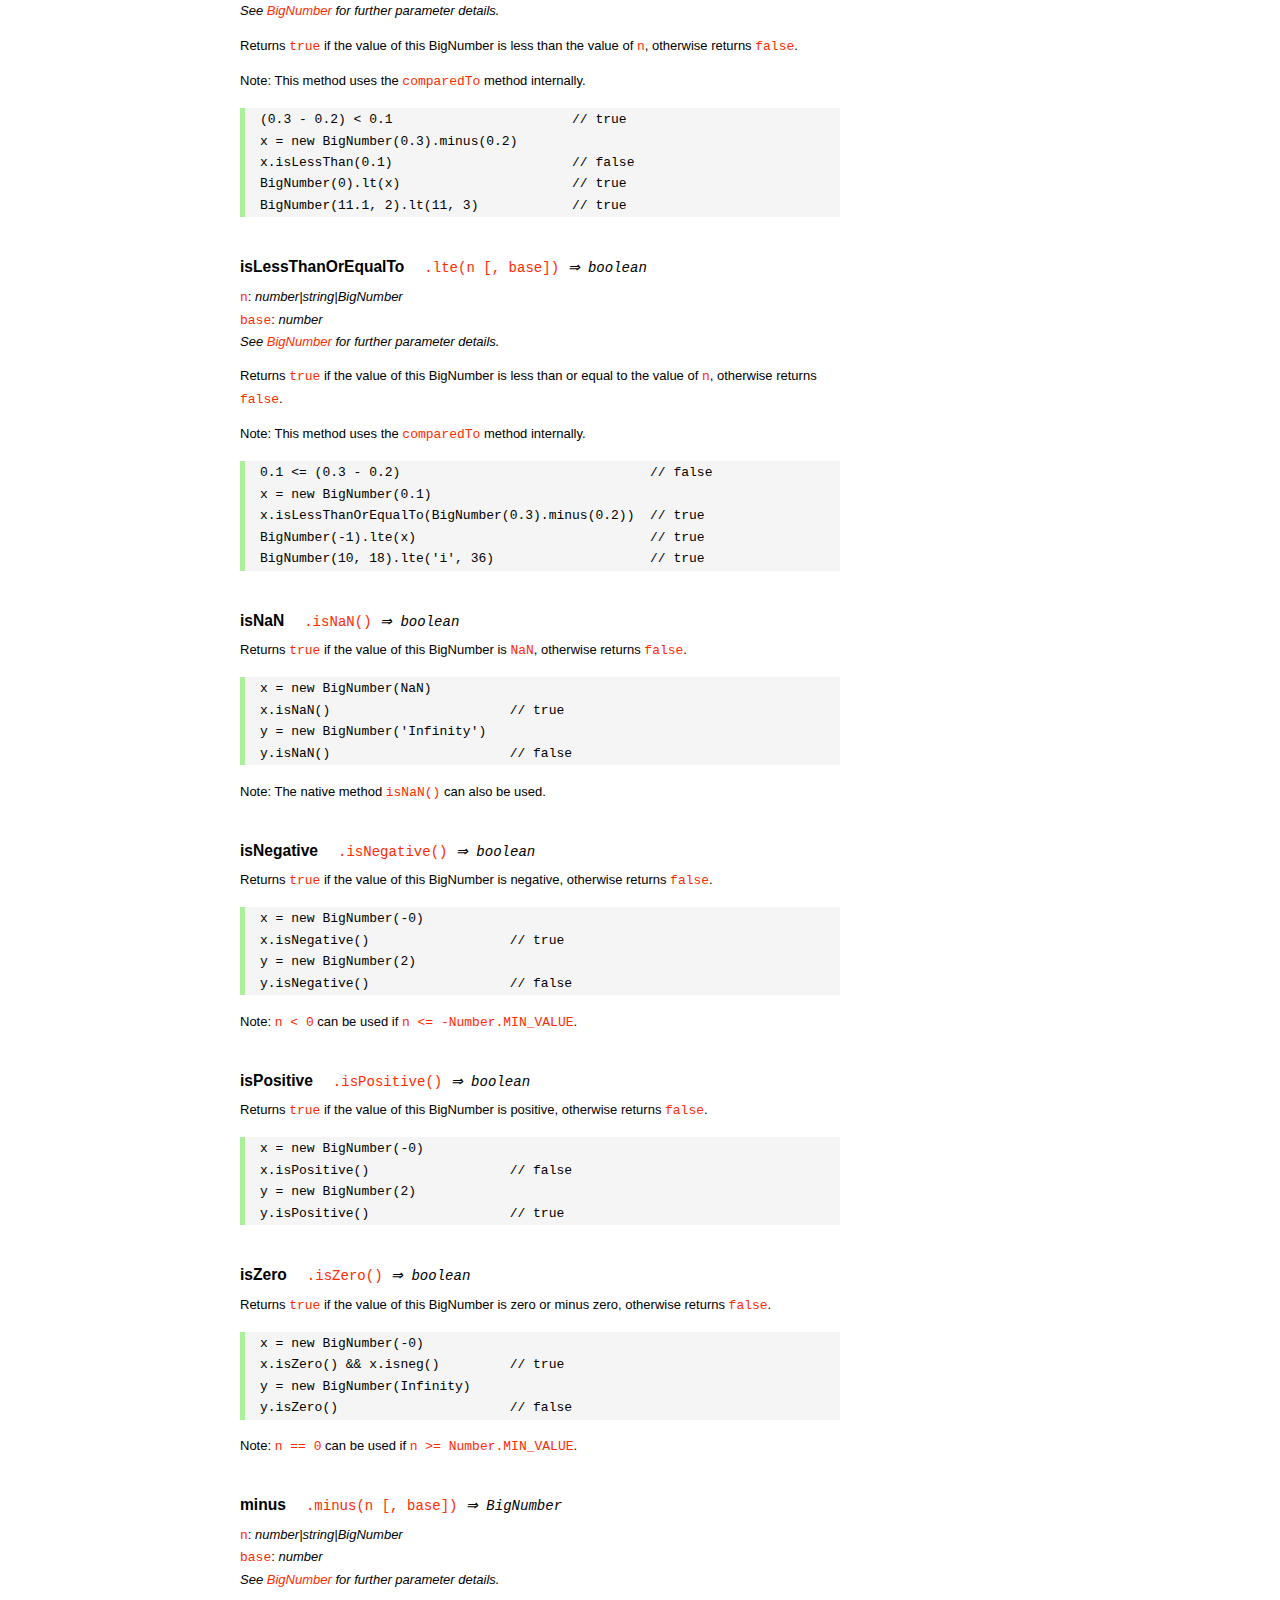
<file: node_modules/bignumber.js/doc/API.html>
<!DOCTYPE HTML>
<html>
<head>
<meta charset="utf-8">
<meta http-equiv="X-UA-Compatible" content="IE=edge">
<meta name="Author" content="M Mclaughlin">
<title>bignumber.js API</title>
<style>
html{font-size:100%}
body{background:#fff;font-family:"Helvetica Neue",Helvetica,Arial,sans-serif;font-size:13px;
  line-height:1.65em;min-height:100%;margin:0}
body,i{color:#000}
.nav{background:#fff;position:fixed;top:0;bottom:0;left:0;width:200px;overflow-y:auto;
  padding:15px 0 30px 15px}
div.container{width:600px;margin:50px 0 50px 240px}
p{margin:0 0 1em;width:600px}
pre,ul{margin:1em 0}
h1,h2,h3,h4,h5{margin:0;padding:1.5em 0 0}
h1,h2{padding:.75em 0}
h1{font:400 3em Verdana,sans-serif;color:#000;margin-bottom:1em}
h2{font-size:2.25em;color:#ff2a00}
h3{font-size:1.75em;color:#4dc71f}
h4{font-size:1.75em;color:#ff2a00;padding-bottom:.75em}
h5{font-size:1.2em;margin-bottom:.4em}
h6{font-size:1.1em;margin-bottom:0.8em;padding:0.5em 0}
dd{padding-top:.35em}
dt{padding-top:.5em}
b{font-weight:700}
dt b{font-size:1.3em}
a,a:visited{color:#ff2a00;text-decoration:none}
a:active,a:hover{outline:0;text-decoration:underline}
.nav a,.nav b,.nav a:visited{display:block;color:#ff2a00;font-weight:700; margin-top:15px}
.nav b{color:#4dc71f;margin-top:20px;cursor:default;width:auto}
ul{list-style-type:none;padding:0 0 0 20px}
.nav ul{line-height:14px;padding-left:0;margin:5px 0 0}
.nav ul a,.nav ul a:visited,span{display:inline;color:#000;font-family:Verdana,Geneva,sans-serif;
  font-size:11px;font-weight:400;margin:0}
.inset,ul.inset{margin-left:20px}
.inset{font-size:.9em}
.nav li{width:auto;margin:0 0 3px}
.alias{font-style:italic;margin-left:20px}
table{border-collapse:collapse;border-spacing:0;border:2px solid #a7dbd8;margin:1.75em 0;padding:0}
td,th{text-align:left;margin:0;padding:2px 5px;border:1px dotted #a7dbd8}
th{border-top:2px solid #a7dbd8;border-bottom:2px solid #a7dbd8;color:#ff2a00}
code,pre{font-family:Consolas, monaco, monospace;font-weight:400}
pre{background:#f5f5f5;white-space:pre-wrap;word-wrap:break-word;border-left:5px solid #abef98;
  padding:1px 0 1px 15px;margin:1.2em 0}
code,.nav-title{color:#ff2a00}
.end{margin-bottom:25px}
.centre{text-align:center}
.error-table{font-size:13px;width:100%}
#faq{margin:3em 0 0}
li span{float:right;margin-right:10px;color:#c0c0c0}
#js{font:inherit;color:#4dc71f}
</style>
</head>
<body>

  <div class="nav">

    <a class='nav-title' href="#">API</a>

    <b> CONSTRUCTOR </b>
    <ul>
      <li><a href="#bignumber">BigNumber</a></li>
    </ul>

    <a href="#methods">Methods</a>
    <ul>
      <li><a href="#clone">clone</a></li>
      <li><a href="#config" >config</a><span>set</span></li>
      <li>
        <ul class="inset">
          <li><a href="#decimal-places">DECIMAL_PLACES</a></li>
          <li><a href="#rounding-mode" >ROUNDING_MODE</a></li>
          <li><a href="#exponential-at">EXPONENTIAL_AT</a></li>
          <li><a href="#range"         >RANGE</a></li>
          <li><a href="#crypto"        >CRYPTO</a></li>
          <li><a href="#modulo-mode"   >MODULO_MODE</a></li>
          <li><a href="#pow-precision" >POW_PRECISION</a></li>
          <li><a href="#format"        >FORMAT</a></li>
          <li><a href="#alphabet"      >ALPHABET</a></li>
        </ul>
      </li>
      <li><a href="#isBigNumber">isBigNumber</a></li>
      <li><a href="#max"        >maximum</a><span>max</span></li>
      <li><a href="#min"        >minimum</a><span>min</span></li>
      <li><a href="#random"     >random</a></li>
    </ul>

    <a href="#constructor-properties">Properties</a>
    <ul>
      <li><a href="#round-up"        >ROUND_UP</a></li>
      <li><a href="#round-down"      >ROUND_DOWN</a></li>
      <li><a href="#round-ceil"      >ROUND_CEIL</a></li>
      <li><a href="#round-floor"     >ROUND_FLOOR</a></li>
      <li><a href="#round-half-up"   >ROUND_HALF_UP</a></li>
      <li><a href="#round-half-down" >ROUND_HALF_DOWN</a></li>
      <li><a href="#round-half-even" >ROUND_HALF_EVEN</a></li>
      <li><a href="#round-half-ceil" >ROUND_HALF_CEIL</a></li>
      <li><a href="#round-half-floor">ROUND_HALF_FLOOR</a></li>
    </ul>

    <b> INSTANCE </b>

    <a href="#prototype-methods">Methods</a>
    <ul>
      <li><a href="#abs"    >absoluteValue         </a><span>abs</span>  </li>
      <li><a href="#cmp"    >comparedTo            </a>                  </li>
      <li><a href="#dp"     >decimalPlaces         </a><span>dp</span>   </li>
      <li><a href="#div"    >dividedBy             </a><span>div</span>  </li>
      <li><a href="#divInt" >dividedToIntegerBy    </a><span>idiv</span> </li>
      <li><a href="#pow"    >exponentiatedBy       </a><span>pow</span>  </li>
      <li><a href="#int"    >integerValue          </a>                  </li>
      <li><a href="#eq"     >isEqualTo             </a><span>eq</span>   </li>
      <li><a href="#isF"    >isFinite              </a>                  </li>
      <li><a href="#gt"     >isGreaterThan         </a><span>gt</span>   </li>
      <li><a href="#gte"    >isGreaterThanOrEqualTo</a><span>gte</span>  </li>
      <li><a href="#isInt"  >isInteger             </a>                  </li>
      <li><a href="#lt"     >isLessThan            </a><span>lt</span>   </li>
      <li><a href="#lte"    >isLessThanOrEqualTo   </a><span>lte</span>  </li>
      <li><a href="#isNaN"  >isNaN                 </a>                  </li>
      <li><a href="#isNeg"  >isNegative            </a>                  </li>
      <li><a href="#isPos"  >isPositive            </a>                  </li>
      <li><a href="#isZ"    >isZero                </a>                  </li>
      <li><a href="#minus"  >minus                 </a>                  </li>
      <li><a href="#mod"    >modulo                </a><span>mod</span>  </li>
      <li><a href="#times"  >multipliedBy          </a><span>times</span></li>
      <li><a href="#neg"    >negated               </a>                  </li>
      <li><a href="#plus"   >plus                  </a>                  </li>
      <li><a href="#sd"     >precision             </a><span>sd</span>   </li>
      <li><a href="#shift"  >shiftedBy             </a>                  </li>
      <li><a href="#sqrt"   >squareRoot            </a><span>sqrt</span> </li>
      <li><a href="#toE"    >toExponential         </a>                  </li>
      <li><a href="#toFix"  >toFixed               </a>                  </li>
      <li><a href="#toFor"  >toFormat              </a>                  </li>
      <li><a href="#toFr"   >toFraction            </a>                  </li>
      <li><a href="#toJSON" >toJSON                </a>                  </li>
      <li><a href="#toN"    >toNumber              </a>                  </li>
      <li><a href="#toP"    >toPrecision           </a>                  </li>
      <li><a href="#toS"    >toString              </a>                  </li>
      <li><a href="#valueOf">valueOf               </a>                  </li>
    </ul>

    <a href="#instance-properties">Properties</a>
    <ul>
      <li><a href="#coefficient">c: coefficient</a></li>
      <li><a href="#exponent"   >e: exponent</a></li>
      <li><a href="#sign"       >s: sign</a></li>
    </ul>

    <a href="#zero-nan-infinity">Zero, NaN &amp; Infinity</a>
    <a href="#Errors">Errors</a>
    <a class='end' href="#faq">FAQ</a>

  </div>

  <div class="container">

    <h1>bignumber<span id='js'>.js</span></h1>

    <p>A JavaScript library for arbitrary-precision arithmetic.</p>
    <p><a href="https://github.com/MikeMcl/bignumber.js">Hosted on GitHub</a>. </p>

    <h2>API</h2>

    <p>
      See the <a href='https://github.com/MikeMcl/bignumber.js'>README</a> on GitHub for a
      quick-start introduction.
    </p>
    <p>
      In all examples below, <code>var</code> and semicolons are not shown, and if a commented-out
      value is in quotes it means <code>toString</code> has been called on the preceding expression.
    </p>


    <h3>CONSTRUCTOR</h3>


    <h5 id="bignumber">
      BigNumber<code class='inset'>BigNumber(n [, base]) <i>&rArr; BigNumber</i></code>
    </h5>
    <p>
      <code>n</code>: <i>number|string|BigNumber</i><br />
      <code>base</code>: <i>number</i>: integer, <code>2</code> to <code>36</code> inclusive. (See
      <a href='#alphabet'><code>ALPHABET</code></a> to extend this range).
    </p>
    <p>
      Returns a new instance of a BigNumber object with value <code>n</code>, where <code>n</code>
      is a numeric value in the specified <code>base</code>, or base <code>10</code> if
      <code>base</code> is omitted or is <code>null</code> or <code>undefined</code>.
    </p>
    <pre>
x = new BigNumber(123.4567)                // '123.4567'
// 'new' is optional
y = BigNumber(x)                           // '123.4567'</pre>
    <p>
      If <code>n</code> is a base <code>10</code> value it can be in normal (fixed-point) or
      exponential notation. Values in other bases must be in normal notation. Values in any base can
      have fraction digits, i.e. digits after the decimal point.
    </p>
    <pre>
new BigNumber(43210)                       // '43210'
new BigNumber('4.321e+4')                  // '43210'
new BigNumber('-735.0918e-430')            // '-7.350918e-428'
new BigNumber('123412421.234324', 5)       // '607236.557696'</pre>
    <p>
      Signed <code>0</code>, signed <code>Infinity</code> and <code>NaN</code> are supported.
    </p>
    <pre>
new BigNumber('-Infinity')                 // '-Infinity'
new BigNumber(NaN)                         // 'NaN'
new BigNumber(-0)                          // '0'
new BigNumber('.5')                        // '0.5'
new BigNumber('+2')                        // '2'</pre>
    <p>
      String values in hexadecimal literal form, e.g. <code>'0xff'</code>, are valid, as are
      string values with the octal and binary prefixs <code>'0o'</code> and <code>'0b'</code>.
      String values in octal literal form without the prefix will be interpreted as
      decimals, e.g. <code>'011'</code> is interpreted as 11, not 9.
    </p>
    <pre>
new BigNumber(-10110100.1, 2)              // '-180.5'
new BigNumber('-0b10110100.1')             // '-180.5'
new BigNumber('ff.8', 16)                  // '255.5'
new BigNumber('0xff.8')                    // '255.5'</pre>
    <p>
      If a base is specified, <code>n</code> is rounded according to the current
      <a href='#decimal-places'><code>DECIMAL_PLACES</code></a> and
      <a href='#rounding-mode'><code>ROUNDING_MODE</code></a> settings. <em>This includes base
      <code>10</code> so don't include a <code>base</code> parameter for decimal values unless
      this behaviour is wanted.</em>
    </p>
    <pre>BigNumber.config({ DECIMAL_PLACES: 5 })
new BigNumber(1.23456789)                  // '1.23456789'
new BigNumber(1.23456789, 10)              // '1.23457'</pre>
    <p>An error is thrown if <code>base</code> is invalid. See <a href='#Errors'>Errors</a>.</p>
    <p>
      There is no limit to the number of digits of a value of type <em>string</em> (other than
      that of JavaScript's maximum array size). See <a href='#range'><code>RANGE</code></a> to set
      the maximum and minimum possible exponent value of a BigNumber.
    </p>
    <pre>
new BigNumber('5032485723458348569331745.33434346346912144534543')
new BigNumber('4.321e10000000')</pre>
    <p>BigNumber <code>NaN</code> is returned if <code>n</code> is invalid
    (unless <code>BigNumber.DEBUG</code> is <code>true</code>, see below).</p>
    <pre>
new BigNumber('.1*')                       // 'NaN'
new BigNumber('blurgh')                    // 'NaN'
new BigNumber(9, 2)                        // 'NaN'</pre>
    <p>
      To aid in debugging, if <code>BigNumber.DEBUG</code> is <code>true</code> then an error will
      be thrown on an invalid <code>n</code>. An error will also be thrown if <code>n</code> is of
      type <em>number</em> with more than <code>15</code> significant digits, as calling
      <code><a href='#toS'>toString</a></code> or <code><a href='#valueOf'>valueOf</a></code> on
      these numbers may not result in the intended value.
    </p>
      <pre>
console.log(823456789123456.3)            //  823456789123456.2
new BigNumber(823456789123456.3)          // '823456789123456.2'
BigNumber.DEBUG = true
// '[BigNumber Error] Number primitive has more than 15 significant digits'
new BigNumber(823456789123456.3)
// '[BigNumber Error] Not a base 2 number'
new BigNumber(9, 2)</pre>




    <h4 id="methods">Methods</h4>
     <p>The static methods of a BigNumber constructor.</p>




    <h5 id="clone">clone
      <code class='inset'>.clone([object]) <i>&rArr; BigNumber constructor</i></code>
    </h5>
    <p><code>object</code>: <i>object</i></p>
    <p>
      Returns a new independent BigNumber constructor with configuration as described by
      <code>object</code> (see <a href='#config'><code>config</code></a>), or with the default
      configuration if <code>object</code> is <code>null</code> or <code>undefined</code>.
    </p>
    <p>
      Throws if <code>object</code> is not an object. See <a href='#Errors'>Errors</a>.
    </p>
    <pre>BigNumber.config({ DECIMAL_PLACES: 5 })
BN = BigNumber.clone({ DECIMAL_PLACES: 9 })

x = new BigNumber(1)
y = new BN(1)

x.div(3)                        // 0.33333
y.div(3)                        // 0.333333333

// BN = BigNumber.clone({ DECIMAL_PLACES: 9 }) is equivalent to:
BN = BigNumber.clone()
BN.config({ DECIMAL_PLACES: 9 })</pre>



    <h5 id="config">config<code class='inset'>set([object]) <i>&rArr; object</i></code></h5>
    <p>
      <code>object</code>: <i>object</i>: an object that contains some or all of the following
      properties.
    </p>
    <p>Configures the settings for this particular BigNumber constructor.</p>

    <dl class='inset'>
      <dt id="decimal-places"><code><b>DECIMAL_PLACES</b></code></dt>
      <dd>
        <i>number</i>: integer, <code>0</code> to <code>1e+9</code> inclusive<br />
        Default value: <code>20</code>
      </dd>
      <dd>
        The <u>maximum</u> number of decimal places of the results of operations involving
        division, i.e. division, square root and base conversion operations, and power
        operations with negative exponents.<br />
      </dd>
      <dd>
      <pre>BigNumber.config({ DECIMAL_PLACES: 5 })
BigNumber.set({ DECIMAL_PLACES: 5 })    // equivalent</pre>
      </dd>



      <dt id="rounding-mode"><code><b>ROUNDING_MODE</b></code></dt>
      <dd>
        <i>number</i>: integer, <code>0</code> to <code>8</code> inclusive<br />
        Default value: <code>4</code> <a href="#round-half-up">(<code>ROUND_HALF_UP</code>)</a>
      </dd>
      <dd>
        The rounding mode used in the above operations and the default rounding mode of
        <a href='#dp'><code>decimalPlaces</code></a>,
        <a href='#sd'><code>precision</code></a>,
        <a href='#toE'><code>toExponential</code></a>,
        <a href='#toFix'><code>toFixed</code></a>,
        <a href='#toFor'><code>toFormat</code></a> and
        <a href='#toP'><code>toPrecision</code></a>.
      </dd>
      <dd>The modes are available as enumerated properties of the BigNumber constructor.</dd>
       <dd>
      <pre>BigNumber.config({ ROUNDING_MODE: 0 })
BigNumber.set({ ROUNDING_MODE: BigNumber.ROUND_UP })    // equivalent</pre>
        </dd>



      <dt id="exponential-at"><code><b>EXPONENTIAL_AT</b></code></dt>
      <dd>
        <i>number</i>: integer, magnitude <code>0</code> to <code>1e+9</code> inclusive, or
        <br />
        <i>number</i>[]: [ integer <code>-1e+9</code> to <code>0</code> inclusive, integer
        <code>0</code> to <code>1e+9</code> inclusive ]<br />
        Default value: <code>[-7, 20]</code>
      </dd>
      <dd>
        The exponent value(s) at which <code>toString</code> returns exponential notation.
      </dd>
      <dd>
        If a single number is assigned, the value is the exponent magnitude.<br />
        If an array of two numbers is assigned then the first number is the negative exponent
        value at and beneath which exponential notation is used, and the second number is the
        positive exponent value at and above which the same.
      </dd>
      <dd>
        For example, to emulate JavaScript numbers in terms of the exponent values at which they
        begin to use exponential notation, use <code>[-7, 20]</code>.
      </dd>
      <dd>
      <pre>BigNumber.config({ EXPONENTIAL_AT: 2 })
new BigNumber(12.3)         // '12.3'        e is only 1
new BigNumber(123)          // '1.23e+2'
new BigNumber(0.123)        // '0.123'       e is only -1
new BigNumber(0.0123)       // '1.23e-2'

BigNumber.config({ EXPONENTIAL_AT: [-7, 20] })
new BigNumber(123456789)    // '123456789'   e is only 8
new BigNumber(0.000000123)  // '1.23e-7'

// Almost never return exponential notation:
BigNumber.config({ EXPONENTIAL_AT: 1e+9 })

// Always return exponential notation:
BigNumber.config({ EXPONENTIAL_AT: 0 })</pre>
      </dd>
      <dd>
        Regardless of the value of <code>EXPONENTIAL_AT</code>, the <code>toFixed</code> method
        will always return a value in normal notation and the <code>toExponential</code> method
        will always return a value in exponential form.
      </dd>
      <dd>
        Calling <code>toString</code> with a base argument, e.g. <code>toString(10)</code>, will
        also always return normal notation.
      </dd>



      <dt id="range"><code><b>RANGE</b></code></dt>
      <dd>
        <i>number</i>: integer, magnitude <code>1</code> to <code>1e+9</code> inclusive, or
        <br />
        <i>number</i>[]: [ integer <code>-1e+9</code> to <code>-1</code> inclusive, integer
        <code>1</code> to <code>1e+9</code> inclusive ]<br />
        Default value: <code>[-1e+9, 1e+9]</code>
      </dd>
      <dd>
        The exponent value(s) beyond which overflow to <code>Infinity</code> and underflow to
        zero occurs.
      </dd>
      <dd>
        If a single number is assigned, it is the maximum exponent magnitude: values wth a
        positive exponent of greater magnitude become <code>Infinity</code> and those with a
        negative exponent of greater magnitude become zero.
      <dd>
        If an array of two numbers is assigned then the first number is the negative exponent
        limit and the second number is the positive exponent limit.
      </dd>
      <dd>
        For example, to emulate JavaScript numbers in terms of the exponent values at which they
        become zero and <code>Infinity</code>, use <code>[-324, 308]</code>.
      </dd>
      <dd>
      <pre>BigNumber.config({ RANGE: 500 })
BigNumber.config().RANGE     // [ -500, 500 ]
new BigNumber('9.999e499')   // '9.999e+499'
new BigNumber('1e500')       // 'Infinity'
new BigNumber('1e-499')      // '1e-499'
new BigNumber('1e-500')      // '0'

BigNumber.config({ RANGE: [-3, 4] })
new BigNumber(99999)         // '99999'      e is only 4
new BigNumber(100000)        // 'Infinity'   e is 5
new BigNumber(0.001)         // '0.01'       e is only -3
new BigNumber(0.0001)        // '0'          e is -4</pre>
      </dd>
      <dd>
        The largest possible magnitude of a finite BigNumber is
        <code>9.999...e+1000000000</code>.<br />
        The smallest possible magnitude of a non-zero BigNumber is <code>1e-1000000000</code>.
      </dd>



      <dt id="crypto"><code><b>CRYPTO</b></code></dt>
      <dd>
        <i>boolean</i>: <code>true</code> or <code>false</code>.<br />
        Default value: <code>false</code>
      </dd>
      <dd>
        The value that determines whether cryptographically-secure pseudo-random number
        generation is used.
      </dd>
      <dd>
        If <code>CRYPTO</code> is set to <code>true</code> then the
        <a href='#random'><code>random</code></a> method will generate random digits using
        <code>crypto.getRandomValues</code> in browsers that support it, or
        <code>crypto.randomBytes</code> if using a version of Node.js that supports it.
      </dd>
      <dd>
        If neither function is supported by the host environment then attempting to set
        <code>CRYPTO</code> to <code>true</code> will fail and an exception will be thrown.
      </dd>
      <dd>
        If <code>CRYPTO</code> is <code>false</code> then the source of randomness used will be
        <code>Math.random</code> (which is assumed to generate at least <code>30</code> bits of
        randomness).
      </dd>
      <dd>See <a href='#random'><code>random</code></a>.</dd>
      <dd>
      <pre>BigNumber.config({ CRYPTO: true })
BigNumber.config().CRYPTO       // true
BigNumber.random()              // 0.54340758610486147524</pre>
      </dd>



      <dt id="modulo-mode"><code><b>MODULO_MODE</b></code></dt>
      <dd>
        <i>number</i>: integer, <code>0</code> to <code>9</code> inclusive<br />
        Default value: <code>1</code> (<a href="#round-down"><code>ROUND_DOWN</code></a>)
      </dd>
      <dd>The modulo mode used when calculating the modulus: <code>a mod n</code>.</dd>
      <dd>
        The quotient, <code>q = a / n</code>, is calculated according to the
        <a href='#rounding-mode'><code>ROUNDING_MODE</code></a> that corresponds to the chosen
        <code>MODULO_MODE</code>.
      </dd>
      <dd>The remainder, <code>r</code>, is calculated as: <code>r = a - n * q</code>.</dd>
      <dd>
        The modes that are most commonly used for the modulus/remainder operation are shown in
        the following table. Although the other rounding modes can be used, they may not give
        useful results.
      </dd>
      <dd>
        <table>
          <tr><th>Property</th><th>Value</th><th>Description</th></tr>
          <tr>
            <td><b>ROUND_UP</b></td><td class='centre'>0</td>
            <td>
              The remainder is positive if the dividend is negative, otherwise it is negative.
            </td>
          </tr>
          <tr>
            <td><b>ROUND_DOWN</b></td><td class='centre'>1</td>
            <td>
              The remainder has the same sign as the dividend.<br />
              This uses 'truncating division' and matches the behaviour of JavaScript's
              remainder operator <code>%</code>.
            </td>
          </tr>
          <tr>
            <td><b>ROUND_FLOOR</b></td><td class='centre'>3</td>
            <td>
              The remainder has the same sign as the divisor.<br />
              This matches Python's <code>%</code> operator.
            </td>
          </tr>
          <tr>
            <td><b>ROUND_HALF_EVEN</b></td><td class='centre'>6</td>
            <td>The <i>IEEE 754</i> remainder function.</td>
          </tr>
           <tr>
             <td><b>EUCLID</b></td><td class='centre'>9</td>
             <td>
               The remainder is always positive. Euclidian division: <br />
               <code>q = sign(n) * floor(a / abs(n))</code>
             </td>
           </tr>
        </table>
      </dd>
      <dd>
        The rounding/modulo modes are available as enumerated properties of the BigNumber
        constructor.
      </dd>
      <dd>See <a href='#mod'><code>modulo</code></a>.</dd>
      <dd>
        <pre>BigNumber.config({ MODULO_MODE: BigNumber.EUCLID })
BigNumber.config({ MODULO_MODE: 9 })          // equivalent</pre>
      </dd>



      <dt id="pow-precision"><code><b>POW_PRECISION</b></code></dt>
      <dd>
        <i>number</i>: integer, <code>0</code> to <code>1e+9</code> inclusive.<br />
        Default value: <code>0</code>
      </dd>
      <dd>
        The <i>maximum</i> precision, i.e. number of significant digits, of the result of the power
        operation (unless a modulus is specified).
      </dd>
      <dd>If set to <code>0</code>, the number of significant digits will not be limited.</dd>
      <dd>See <a href='#pow'><code>exponentiatedBy</code></a>.</dd>
      <dd><pre>BigNumber.config({ POW_PRECISION: 100 })</pre></dd>



      <dt id="format"><code><b>FORMAT</b></code></dt>
      <dd><i>object</i></dd>
      <dd>
        The <code>FORMAT</code> object configures the format of the string returned by the
        <a href='#toFor'><code>toFormat</code></a> method.
      </dd>
      <dd>
        The example below shows the properties of the <code>FORMAT</code> object that are
        recognised, and their default values.
      </dd>
      <dd>
         Unlike the other configuration properties, the values of the properties of the
         <code>FORMAT</code> object will not be checked for validity. The existing
         <code>FORMAT</code> object will simply be replaced by the object that is passed in.
         The object can include any number of the properties shown below.
      </dd>
      <dd>See <a href='#toFor'><code>toFormat</code></a> for examples of usage.</dd>
      <dd>
      <pre>
BigNumber.config({
    FORMAT: {
        // the decimal separator
        decimalSeparator: '.',
        // the grouping separator of the integer part
        groupSeparator: ',',
        // the primary grouping size of the integer part
        groupSize: 3,
        // the secondary grouping size of the integer part
        secondaryGroupSize: 0,
        // the grouping separator of the fraction part
        fractionGroupSeparator: ' ',
        // the grouping size of the fraction part
        fractionGroupSize: 0
    }
});</pre>
      </dd>



      <dt id="alphabet"><code><b>ALPHABET</b></code></dt>
      <dd>
        <i>string</i><br />
        Default value: <code>'0123456789abcdefghijklmnopqrstuvwxyz'</code>
      </dd>
      <dd>
        The alphabet used for base conversion. The length of the alphabet corresponds to the
        maximum value of the base argument that can be passed to the
        <a href='#bignumber'><code>BigNumber</code></a> constructor or
        <a href='#toS'><code>toString</code></a>.
      </dd>
      <dd>
        There is no maximum length for the alphabet, but it must be at least 2 characters long, and
        it must not contain a repeated character, or <code>'.'</code>, as that is used as the
        decimal separator for all values whatever their base.
      </dd>
      <dd>
        <pre>// duodecimal (base 12)
BigNumber.config({ ALPHABET: '0123456789TE' })
x = new BigNumber('T', 12)
x.toString()                // '10'
x.toString(12)              // 'T'</pre>
      </dd>



    </dl>
    <br /><br />
    <p>Returns an object with the above properties and their current values.</p>
    <p>
      Throws if <code>object</code> is not an object, or if an invalid value is assigned to
      one or more of the above properties. See <a href='#Errors'>Errors</a>.
    </p>
    <pre>
BigNumber.config({
    DECIMAL_PLACES: 40,
    ROUNDING_MODE: BigNumber.ROUND_HALF_CEIL,
    EXPONENTIAL_AT: [-10, 20],
    RANGE: [-500, 500],
    CRYPTO: true,
    MODULO_MODE: BigNumber.ROUND_FLOOR,
    POW_PRECISION: 80,
    FORMAT: {
        groupSize: 3,
        groupSeparator: ' ',
        decimalSeparator: ','
    },
    ALPHABET: '0123456789abcdefghijklmnopqrstuvwxyzABCDEFGHIJKLMNOPQRSTUVWXYZ$_'
});

obj = BigNumber.config();
obj.DECIMAL_PLACES        // 40
obj.RANGE                 // [-500, 500]</pre>



    <h5 id="isBigNumber">
      isBigNumber<code class='inset'>.isBigNumber(value) <i>&rArr; boolean</i></code>
    </h5>
    <p><code>value</code>: <i>any</i><br /></p>
    <p>
      Returns <code>true</code> if <code>value</code> is a BigNumber instance, otherwise returns
      <code>false</code>.
    </p>
      <pre>x = 42
y = new BigNumber(x)

BigNumber.isBigNumber(x)             // false
y instanceof BigNumber               // true
BigNumber.isBigNumber(y)             // true

BN = BigNumber.clone();
z = new BN(x)
z instanceof BigNumber               // false
BigNumber.isBigNumber(z)             // true</pre>



    <h5 id="max">
      maximum<code class='inset'>.max([arg1 [, arg2, ...]]) <i>&rArr; BigNumber</i></code>
    </h5>
    <p>
      <code>arg1</code>, <code>arg2</code>, ...: <i>number|string|BigNumber</i><br />
      <i>See <code><a href="#bignumber">BigNumber</a></code> for further parameter details.</i>
    </p>
    <p>
      Returns a BigNumber whose value is the maximum of <code>arg1</code>,
      <code>arg2</code>,... .
    </p>
    <p>The argument to this method can also be an array of values.</p>
    <p>The return value is always exact and unrounded.</p>
    <pre>x = new BigNumber('3257869345.0378653')
BigNumber.maximum(4e9, x, '123456789.9')      // '4000000000'

arr = [12, '13', new BigNumber(14)]
BigNumber.max(arr)                            // '14'</pre>



    <h5 id="min">
      minimum<code class='inset'>.min([arg1 [, arg2, ...]]) <i>&rArr; BigNumber</i></code>
    </h5>
    <p>
      <code>arg1</code>, <code>arg2</code>, ...: <i>number|string|BigNumber</i><br />
      <i>See <code><a href="#bignumber">BigNumber</a></code> for further parameter details.</i>
    </p>
    <p>
      Returns a BigNumber whose value is the minimum of <code>arg1</code>,
      <code>arg2</code>,... .
    </p>
    <p>The argument to this method can also be an array of values.</p>
    <p>The return value is always exact and unrounded.</p>
    <pre>x = new BigNumber('3257869345.0378653')
BigNumber.minimum(4e9, x, '123456789.9')      // '123456789.9'

arr = [2, new BigNumber(-14), '-15.9999', -12]
BigNumber.min(arr)                            // '-15.9999'</pre>



    <h5 id="random">
      random<code class='inset'>.random([dp]) <i>&rArr; BigNumber</i></code>
    </h5>
    <p><code>dp</code>: <i>number</i>: integer, <code>0</code> to <code>1e+9</code> inclusive</p>
    <p>
      Returns a new BigNumber with a pseudo-random value equal to or greater than <code>0</code> and
      less than <code>1</code>.
    </p>
    <p>
      The return value will have <code>dp</code> decimal places (or less if trailing zeros are
      produced).<br />
      If <code>dp</code> is omitted then the number of decimal places will default to the current
      <a href='#decimal-places'><code>DECIMAL_PLACES</code></a> setting.
    </p>
    <p>
      Depending on the value of this BigNumber constructor's
      <a href='#crypto'><code>CRYPTO</code></a> setting and the support for the
      <code>crypto</code> object in the host environment, the random digits of the return value are
      generated by either <code>Math.random</code> (fastest), <code>crypto.getRandomValues</code>
      (Web Cryptography API in recent browsers) or <code>crypto.randomBytes</code> (Node.js).
    </p>
    <p>
      If <a href='#crypto'><code>CRYPTO</code></a> is <code>true</code>, i.e. one of the
      <code>crypto</code> methods is to be used, the value of a returned BigNumber should be
      cryptographically-secure and statistically indistinguishable from a random value.
    </p>
    <p>
      Throws if <code>dp</code> is invalid. See <a href='#Errors'>Errors</a>.
    </p>
    <pre>BigNumber.config({ DECIMAL_PLACES: 10 })
BigNumber.random()              // '0.4117936847'
BigNumber.random(20)            // '0.78193327636914089009'</pre>



    <h4 id="constructor-properties">Properties</h4>
    <p>
      The library's enumerated rounding modes are stored as properties of the constructor.<br />
      (They are not referenced internally by the library itself.)
    </p>
    <p>
      Rounding modes <code>0</code> to <code>6</code> (inclusive) are the same as those of Java's
      BigDecimal class.
    </p>
    <table>
      <tr>
        <th>Property</th>
        <th>Value</th>
        <th>Description</th>
      </tr>
      <tr>
        <td id="round-up"><b>ROUND_UP</b></td>
        <td class='centre'>0</td>
        <td>Rounds away from zero</td>
      </tr>
      <tr>
        <td id="round-down"><b>ROUND_DOWN</b></td>
        <td class='centre'>1</td>
        <td>Rounds towards zero</td>
      </tr>
      <tr>
        <td id="round-ceil"><b>ROUND_CEIL</b></td>
        <td class='centre'>2</td>
        <td>Rounds towards <code>Infinity</code></td>
      </tr>
      <tr>
        <td id="round-floor"><b>ROUND_FLOOR</b></td>
        <td class='centre'>3</td>
        <td>Rounds towards <code>-Infinity</code></td>
      </tr>
      <tr>
        <td id="round-half-up"><b>ROUND_HALF_UP</b></td>
        <td class='centre'>4</td>
        <td>
          Rounds towards nearest neighbour.<br />
          If equidistant, rounds away from zero
        </td>
      </tr>
      <tr>
        <td id="round-half-down"><b>ROUND_HALF_DOWN</b></td>
        <td class='centre'>5</td>
        <td>
          Rounds towards nearest neighbour.<br />
          If equidistant, rounds towards zero
        </td>
      </tr>
      <tr>
        <td id="round-half-even"><b>ROUND_HALF_EVEN</b></td>
        <td class='centre'>6</td>
        <td>
          Rounds towards nearest neighbour.<br />
          If equidistant, rounds towards even neighbour
        </td>
      </tr>
      <tr>
        <td id="round-half-ceil"><b>ROUND_HALF_CEIL</b></td>
        <td class='centre'>7</td>
        <td>
          Rounds towards nearest neighbour.<br />
          If equidistant, rounds towards <code>Infinity</code>
        </td>
      </tr>
      <tr>
        <td id="round-half-floor"><b>ROUND_HALF_FLOOR</b></td>
        <td class='centre'>8</td>
        <td>
          Rounds towards nearest neighbour.<br />
          If equidistant, rounds towards <code>-Infinity</code>
        </td>
      </tr>
    </table>
    <pre>
BigNumber.config({ ROUNDING_MODE: BigNumber.ROUND_CEIL })
BigNumber.config({ ROUNDING_MODE: 2 })     // equivalent</pre>


    <h3>INSTANCE</h3>

    <h4 id="prototype-methods">Methods</h4>
    <p>The methods inherited by a BigNumber instance from its constructor's prototype object.</p>
    <p>A BigNumber is immutable in the sense that it is not changed by its methods. </p>
    <p>
      The treatment of &plusmn;<code>0</code>, &plusmn;<code>Infinity</code> and <code>NaN</code> is
      consistent with how JavaScript treats these values.
    </p>
    <p>Many method names have a shorter alias.</p>



    <h5 id="abs">absoluteValue<code class='inset'>.abs() <i>&rArr; BigNumber</i></code></h5>
    <p>
      Returns a BigNumber whose value is the absolute value, i.e. the magnitude, of the value of
      this BigNumber.
    </p>
    <p>The return value is always exact and unrounded.</p>
    <pre>
x = new BigNumber(-0.8)
y = x.absoluteValue()           // '0.8'
z = y.abs()                     // '0.8'</pre>



    <h5 id="cmp">
      comparedTo<code class='inset'>.comparedTo(n [, base]) <i>&rArr; number</i></code>
    </h5>
    <p>
      <code>n</code>: <i>number|string|BigNumber</i><br />
      <code>base</code>: <i>number</i><br />
      <i>See <a href="#bignumber">BigNumber</a> for further parameter details.</i>
    </p>
    <table>
      <tr><th>Returns</th><th>&nbsp;</th></tr>
      <tr>
        <td class='centre'><code>1</code></td>
        <td>If the value of this BigNumber is greater than the value of <code>n</code></td>
      </tr>
      <tr>
        <td class='centre'><code>-1</code></td>
        <td>If the value of this BigNumber is less than the value of <code>n</code></td>
      </tr>
      <tr>
        <td class='centre'><code>0</code></td>
        <td>If this BigNumber and <code>n</code> have the same value</td>
      </tr>
       <tr>
        <td class='centre'><code>null</code></td>
        <td>If the value of either this BigNumber or <code>n</code> is <code>NaN</code></td>
      </tr>
    </table>
    <pre>
x = new BigNumber(Infinity)
y = new BigNumber(5)
x.comparedTo(y)                 // 1
x.comparedTo(x.minus(1))        // 0
y.comparedTo(NaN)               // null
y.comparedTo('110', 2)          // -1</pre>



    <h5 id="dp">
      decimalPlaces<code class='inset'>.dp([dp [, rm]]) <i>&rArr; BigNumber|number</i></code>
    </h5>
    <p>
      <code>dp</code>: <i>number</i>: integer, <code>0</code> to <code>1e+9</code> inclusive<br />
      <code>rm</code>: <i>number</i>: integer, <code>0</code> to <code>8</code> inclusive
    </p>
    <p>
      If <code>dp</code> is a number, returns a BigNumber whose value is the value of this BigNumber
      rounded by rounding mode <code>rm</code> to a maximum of <code>dp</code> decimal places.
    </p>
    <p>
      If <code>dp</code> is omitted, or is <code>null</code> or <code>undefined</code>, the return
      value is the number of decimal places of the value of this BigNumber, or <code>null</code> if
      the value of this BigNumber is &plusmn;<code>Infinity</code> or <code>NaN</code>.
    </p>
    <p>
      If <code>rm</code> is omitted, or is <code>null</code> or <code>undefined</code>,
      <a href='#rounding-mode'><code>ROUNDING_MODE</code></a> is used.
    </p>
    <p>
      Throws if <code>dp</code> or <code>rm</code> is invalid. See <a href='#Errors'>Errors</a>.
    </p>
    <pre>
x = new BigNumber(1234.56)
x.decimalPlaces(1)                     // '1234.6'
x.dp()                                 // 2
x.decimalPlaces(2)                     // '1234.56'
x.dp(10)                               // '1234.56'
x.decimalPlaces(0, 1)                  // '1234'
x.dp(0, 6)                             // '1235'
x.decimalPlaces(1, 1)                  // '1234.5'
x.dp(1, BigNumber.ROUND_HALF_EVEN)     // '1234.6'
x                                      // '1234.56'
y = new BigNumber('9.9e-101')
y.dp()                                 // 102</pre>



    <h5 id="div">dividedBy<code class='inset'>.div(n [, base]) <i>&rArr; BigNumber</i></code>
    </h5>
    <p>
      <code>n</code>: <i>number|string|BigNumber</i><br />
      <code>base</code>: <i>number</i><br />
      <i>See <a href="#bignumber">BigNumber</a> for further parameter details.</i>
    </p>
    <p>
      Returns a BigNumber whose value is the value of this BigNumber divided by
      <code>n</code>, rounded according to the current
      <a href='#decimal-places'><code>DECIMAL_PLACES</code></a> and
      <a href='#rounding-mode'><code>ROUNDING_MODE</code></a> settings.
    </p>
    <pre>
x = new BigNumber(355)
y = new BigNumber(113)
x.dividedBy(y)                  // '3.14159292035398230088'
x.div(5)                        // '71'
x.div(47, 16)                   // '5'</pre>



    <h5 id="divInt">
      dividedToIntegerBy<code class='inset'>.idiv(n [, base]) &rArr;
      <i>BigNumber</i></code>
    </h5>
    <p>
      <code>n</code>: <i>number|string|BigNumber</i><br />
      <code>base</code>: <i>number</i><br />
      <i>See <a href="#bignumber">BigNumber</a> for further parameter details.</i>
    </p>
    <p>
      Returns a BigNumber whose value is the integer part of dividing the value of this BigNumber by
      <code>n</code>.
    </p>
    <pre>
x = new BigNumber(5)
y = new BigNumber(3)
x.dividedToIntegerBy(y)         // '1'
x.idiv(0.7)                     // '7'
x.idiv('0.f', 16)               // '5'</pre>



    <h5 id="pow">
      exponentiatedBy<code class='inset'>.pow(n [, m]) <i>&rArr; BigNumber</i></code>
    </h5>
    <p>
      <code>n</code>: <i>number|string|BigNumber</i>: integer<br />
      <code>m</code>: <i>number|string|BigNumber</i>
    </p>
    <p>
      Returns a BigNumber whose value is the value of this BigNumber exponentiated by
      <code>n</code>, i.e. raised to the power <code>n</code>, and optionally modulo a modulus
      <code>m</code>.
    </p>
    <p>
      Throws if <code>n</code> is not an integer. See <a href='#Errors'>Errors</a>.
    </p>
    <p>
      If <code>n</code> is negative the result is rounded according to the current
      <a href='#decimal-places'><code>DECIMAL_PLACES</code></a> and
      <a href='#rounding-mode'><code>ROUNDING_MODE</code></a> settings.
    </p>
    <p>
      As the number of digits of the result of the power operation can grow so large so quickly,
      e.g. 123.456<sup>10000</sup> has over <code>50000</code> digits, the number of significant
      digits calculated is limited to the value of the
      <a href='#pow-precision'><code>POW_PRECISION</code></a> setting (unless a modulus
      <code>m</code> is specified).
    </p>
    <p>
      By default <a href='#pow-precision'><code>POW_PRECISION</code></a> is set to <code>0</code>.
      This means that an unlimited number of significant digits will be calculated, and that the
      method's performance will decrease dramatically for larger exponents.
    </p>
    <p>
      If <code>m</code> is specified and the value of <code>m</code>, <code>n</code> and this
      BigNumber are integers, and <code>n</code> is positive, then a fast modular exponentiation
      algorithm is used, otherwise the operation will be performed as
      <code>x.exponentiatedBy(n).modulo(m)</code> with a
      <a href='#pow-precision'><code>POW_PRECISION</code></a> of <code>0</code>.
    </p>
    <pre>
Math.pow(0.7, 2)                // 0.48999999999999994
x = new BigNumber(0.7)
x.exponentiatedBy(2)            // '0.49'
BigNumber(3).pow(-2)            // '0.11111111111111111111'</pre>



    <h5 id="int">
      integerValue<code class='inset'>.integerValue([rm]) <i>&rArr; BigNumber</i></code>
    </h5>
    <p>
      <code>rm</code>: <i>number</i>: integer, <code>0</code> to <code>8</code> inclusive
    </p>
   <p>
      Returns a BigNumber whose value is the value of this BigNumber rounded to an integer using
      rounding mode <code>rm</code>.
    </p>
    <p>
      If <code>rm</code> is omitted, or is <code>null</code> or <code>undefined</code>,
      <a href='#rounding-mode'><code>ROUNDING_MODE</code></a> is used.
    </p>
    <p>
      Throws if <code>rm</code> is invalid. See <a href='#Errors'>Errors</a>.
    </p>
    <pre>
x = new BigNumber(123.456)
x.integerValue()                        // '123'
x.integerValue(BigNumber.ROUND_CEIL)    // '124'
y = new BigNumber(-12.7)
y.integerValue()                        // '-13'
y.integerValue(BigNumber.ROUND_DOWN)    // '-12'</pre>
    <p>
      The following is an example of how to add a prototype method that emulates JavaScript's
      <code>Math.round</code> function. <code>Math.ceil</code>, <code>Math.floor</code> and
      <code>Math.trunc</code> can be emulated in the same way with
      <code>BigNumber.ROUND_CEIL</code>, <code>BigNumber.ROUND_FLOOR</code> and
      <code> BigNumber.ROUND_DOWN</code> respectively.
    </p>
    <pre>
BigNumber.prototype.round = function (n) {
  return n.integerValue(BigNumber.ROUND_HALF_CEIL);
};
x.round()                               // '123'</pre>



    <h5 id="eq">isEqualTo<code class='inset'>.eq(n [, base]) <i>&rArr; boolean</i></code></h5>
    <p>
      <code>n</code>: <i>number|string|BigNumber</i><br />
      <code>base</code>: <i>number</i><br />
      <i>See <a href="#bignumber">BigNumber</a> for further parameter details.</i>
    </p>
    <p>
      Returns <code>true</code> if the value of this BigNumber is equal to the value of
      <code>n</code>, otherwise returns <code>false</code>.<br />
      As with JavaScript, <code>NaN</code> does not equal <code>NaN</code>.
    </p>
    <p>Note: This method uses the <a href='#cmp'><code>comparedTo</code></a> method internally.</p>
    <pre>
0 === 1e-324                    // true
x = new BigNumber(0)
x.isEqualTo('1e-324')           // false
BigNumber(-0).eq(x)             // true  ( -0 === 0 )
BigNumber(255).eq('ff', 16)     // true

y = new BigNumber(NaN)
y.isEqualTo(NaN)                // false</pre>



    <h5 id="isF">isFinite<code class='inset'>.isFinite() <i>&rArr; boolean</i></code></h5>
    <p>
      Returns <code>true</code> if the value of this BigNumber is a finite number, otherwise
      returns <code>false</code>.
    </p>
    <p>
      The only possible non-finite values of a BigNumber are <code>NaN</code>, <code>Infinity</code>
      and <code>-Infinity</code>.
    </p>
    <pre>
x = new BigNumber(1)
x.isFinite()                    // true
y = new BigNumber(Infinity)
y.isFinite()                    // false</pre>
    <p>
      Note: The native method <code>isFinite()</code> can be used if
      <code>n &lt;= Number.MAX_VALUE</code>.
    </p>



    <h5 id="gt">isGreaterThan<code class='inset'>.gt(n [, base]) <i>&rArr; boolean</i></code></h5>
    <p>
      <code>n</code>: <i>number|string|BigNumber</i><br />
      <code>base</code>: <i>number</i><br />
      <i>See <a href="#bignumber">BigNumber</a> for further parameter details.</i>
    </p>
    <p>
      Returns <code>true</code> if the value of this BigNumber is greater than the value of
      <code>n</code>, otherwise returns <code>false</code>.
    </p>
    <p>Note: This method uses the <a href='#cmp'><code>comparedTo</code></a> method internally.</p>
    <pre>
0.1 &gt; (0.3 - 0.2)                             // true
x = new BigNumber(0.1)
x.isGreaterThan(BigNumber(0.3).minus(0.2))    // false
BigNumber(0).gt(x)                            // false
BigNumber(11, 3).gt(11.1, 2)                  // true</pre>



    <h5 id="gte">
      isGreaterThanOrEqualTo<code class='inset'>.gte(n [, base]) <i>&rArr; boolean</i></code>
    </h5>
    <p>
      <code>n</code>: <i>number|string|BigNumber</i><br />
      <code>base</code>: <i>number</i><br />
      <i>See <a href="#bignumber">BigNumber</a> for further parameter details.</i>
    </p>
    <p>
      Returns <code>true</code> if the value of this BigNumber is greater than or equal to the value
      of <code>n</code>, otherwise returns <code>false</code>.
    </p>
    <p>Note: This method uses the <a href='#cmp'><code>comparedTo</code></a> method internally.</p>
    <pre>
(0.3 - 0.2) &gt;= 0.1                     // false
x = new BigNumber(0.3).minus(0.2)
x.isGreaterThanOrEqualTo(0.1)          // true
BigNumber(1).gte(x)                    // true
BigNumber(10, 18).gte('i', 36)         // true</pre>



    <h5 id="isInt">isInteger<code class='inset'>.isInteger() <i>&rArr; boolean</i></code></h5>
    <p>
      Returns <code>true</code> if the value of this BigNumber is an integer, otherwise returns
      <code>false</code>.
    </p>
    <pre>
x = new BigNumber(1)
x.isInteger()                   // true
y = new BigNumber(123.456)
y.isInteger()                   // false</pre>



    <h5 id="lt">isLessThan<code class='inset'>.lt(n [, base]) <i>&rArr; boolean</i></code></h5>
    <p>
      <code>n</code>: <i>number|string|BigNumber</i><br />
      <code>base</code>: <i>number</i><br />
      <i>See <a href="#bignumber">BigNumber</a> for further parameter details.</i>
    </p>
    <p>
      Returns <code>true</code> if the value of this BigNumber is less than the value of
      <code>n</code>, otherwise returns <code>false</code>.
    </p>
     <p>Note: This method uses the <a href='#cmp'><code>comparedTo</code></a> method internally.</p>
    <pre>
(0.3 - 0.2) &lt; 0.1                       // true
x = new BigNumber(0.3).minus(0.2)
x.isLessThan(0.1)                       // false
BigNumber(0).lt(x)                      // true
BigNumber(11.1, 2).lt(11, 3)            // true</pre>



    <h5 id="lte">
      isLessThanOrEqualTo<code class='inset'>.lte(n [, base]) <i>&rArr; boolean</i></code>
    </h5>
    <p>
      <code>n</code>: <i>number|string|BigNumber</i><br />
      <code>base</code>: <i>number</i><br />
      <i>See <a href="#bignumber">BigNumber</a> for further parameter details.</i>
    </p>
    <p>
      Returns <code>true</code> if the value of this BigNumber is less than or equal to the value of
      <code>n</code>, otherwise returns <code>false</code>.
    </p>
    <p>Note: This method uses the <a href='#cmp'><code>comparedTo</code></a> method internally.</p>
    <pre>
0.1 &lt;= (0.3 - 0.2)                                // false
x = new BigNumber(0.1)
x.isLessThanOrEqualTo(BigNumber(0.3).minus(0.2))  // true
BigNumber(-1).lte(x)                              // true
BigNumber(10, 18).lte('i', 36)                    // true</pre>



    <h5 id="isNaN">isNaN<code class='inset'>.isNaN() <i>&rArr; boolean</i></code></h5>
    <p>
      Returns <code>true</code> if the value of this BigNumber is <code>NaN</code>, otherwise
      returns <code>false</code>.
    </p>
    <pre>
x = new BigNumber(NaN)
x.isNaN()                       // true
y = new BigNumber('Infinity')
y.isNaN()                       // false</pre>
    <p>Note: The native method <code>isNaN()</code> can also be used.</p>



    <h5 id="isNeg">isNegative<code class='inset'>.isNegative() <i>&rArr; boolean</i></code></h5>
    <p>
      Returns <code>true</code> if the value of this BigNumber is negative, otherwise returns
      <code>false</code>.
    </p>
    <pre>
x = new BigNumber(-0)
x.isNegative()                  // true
y = new BigNumber(2)
y.isNegative()                  // false</pre>
    <p>Note: <code>n &lt; 0</code> can be used if <code>n &lt;= -Number.MIN_VALUE</code>.</p>



    <h5 id="isPos">isPositive<code class='inset'>.isPositive() <i>&rArr; boolean</i></code></h5>
    <p>
      Returns <code>true</code> if the value of this BigNumber is positive, otherwise returns
      <code>false</code>.
    </p>
    <pre>
x = new BigNumber(-0)
x.isPositive()                  // false
y = new BigNumber(2)
y.isPositive()                  // true</pre>



    <h5 id="isZ">isZero<code class='inset'>.isZero() <i>&rArr; boolean</i></code></h5>
    <p>
      Returns <code>true</code> if the value of this BigNumber is zero or minus zero, otherwise
      returns <code>false</code>.
    </p>
    <pre>
x = new BigNumber(-0)
x.isZero() && x.isneg()         // true
y = new BigNumber(Infinity)
y.isZero()                      // false</pre>
    <p>Note: <code>n == 0</code> can be used if <code>n &gt;= Number.MIN_VALUE</code>.</p>



    <h5 id="minus">
      minus<code class='inset'>.minus(n [, base]) <i>&rArr; BigNumber</i></code>
    </h5>
    <p>
      <code>n</code>: <i>number|string|BigNumber</i><br />
      <code>base</code>: <i>number</i><br />
      <i>See <a href="#bignumber">BigNumber</a> for further parameter details.</i>
    </p>
    <p>Returns a BigNumber whose value is the value of this BigNumber minus <code>n</code>.</p>
    <p>The return value is always exact and unrounded.</p>
    <pre>
0.3 - 0.1                       // 0.19999999999999998
x = new BigNumber(0.3)
x.minus(0.1)                    // '0.2'
x.minus(0.6, 20)                // '0'</pre>



    <h5 id="mod">modulo<code class='inset'>.mod(n [, base]) <i>&rArr; BigNumber</i></code></h5>
    <p>
      <code>n</code>: <i>number|string|BigNumber</i><br />
      <code>base</code>: <i>number</i><br />
      <i>See <a href="#bignumber">BigNumber</a> for further parameter details.</i>
    </p>
    <p>
      Returns a BigNumber whose value is the value of this BigNumber modulo <code>n</code>, i.e.
      the integer remainder of dividing this BigNumber by <code>n</code>.
    </p>
    <p>
      The value returned, and in particular its sign, is dependent on the value of the
      <a href='#modulo-mode'><code>MODULO_MODE</code></a> setting of this BigNumber constructor.
      If it is <code>1</code> (default value), the result will have the same sign as this BigNumber,
      and it will match that of Javascript's <code>%</code> operator (within the limits of double
      precision) and BigDecimal's <code>remainder</code> method.
    </p>
    <p>The return value is always exact and unrounded.</p>
    <p>
      See <a href='#modulo-mode'><code>MODULO_MODE</code></a> for a description of the other
      modulo modes.
    </p>
    <pre>
1 % 0.9                         // 0.09999999999999998
x = new BigNumber(1)
x.modulo(0.9)                   // '0.1'
y = new BigNumber(33)
y.mod('a', 33)                  // '3'</pre>



    <h5 id="times">
      multipliedBy<code class='inset'>.times(n [, base]) <i>&rArr; BigNumber</i></code>
    </h5>
    <p>
      <code>n</code>: <i>number|string|BigNumber</i><br />
      <code>base</code>: <i>number</i><br />
      <i>See <a href="#bignumber">BigNumber</a> for further parameter details.</i>
    </p>
    <p>
      Returns a BigNumber whose value is the value of this BigNumber multiplied by <code>n</code>.
    </p>
    <p>The return value is always exact and unrounded.</p>
    <pre>
0.6 * 3                         // 1.7999999999999998
x = new BigNumber(0.6)
y = x.multipliedBy(3)           // '1.8'
BigNumber('7e+500').times(y)    // '1.26e+501'
x.multipliedBy('-a', 16)        // '-6'</pre>



    <h5 id="neg">negated<code class='inset'>.negated() <i>&rArr; BigNumber</i></code></h5>
    <p>
      Returns a BigNumber whose value is the value of this BigNumber negated, i.e. multiplied by
      <code>-1</code>.
    </p>
    <pre>
x = new BigNumber(1.8)
x.negated()                     // '-1.8'
y = new BigNumber(-1.3)
y.negated()                     // '1.3'</pre>



    <h5 id="plus">plus<code class='inset'>.plus(n [, base]) <i>&rArr; BigNumber</i></code></h5>
    <p>
      <code>n</code>: <i>number|string|BigNumber</i><br />
      <code>base</code>: <i>number</i><br />
      <i>See <a href="#bignumber">BigNumber</a> for further parameter details.</i>
    </p>
    <p>Returns a BigNumber whose value is the value of this BigNumber plus <code>n</code>.</p>
    <p>The return value is always exact and unrounded.</p>
    <pre>
0.1 + 0.2                       // 0.30000000000000004
x = new BigNumber(0.1)
y = x.plus(0.2)                 // '0.3'
BigNumber(0.7).plus(x).plus(y)  // '1'
x.plus('0.1', 8)                // '0.225'</pre>



    <h5 id="sd">
      precision<code class='inset'>.sd([d [, rm]]) <i>&rArr; BigNumber|number</i></code>
    </h5>
    <p>
      <code>d</code>: <i>number|boolean</i>: integer, <code>1</code> to <code>1e+9</code>
      inclusive, or <code>true</code> or <code>false</code><br />
      <code>rm</code>: <i>number</i>: integer, <code>0</code> to <code>8</code> inclusive.
    </p>
    <p>
      If <code>d</code> is a number, returns a BigNumber whose value is the value of this BigNumber
      rounded to a precision of <code>d</code> significant digits using rounding mode
      <code>rm</code>.
    </p>
    <p>
      If <code>d</code> is omitted or is <code>null</code> or <code>undefined</code>, the return
      value is the number of significant digits of the value of this BigNumber, or <code>null</code>
      if the value of this BigNumber is &plusmn;<code>Infinity</code> or <code>NaN</code>.</p>
    </p>
    <p>
      If <code>d</code> is <code>true</code> then any trailing zeros of the integer
      part of a number are counted as significant digits, otherwise they are not.
    </p>
    <p>
      If <code>rm</code> is omitted or is <code>null</code> or <code>undefined</code>,
      <a href='#rounding-mode'><code>ROUNDING_MODE</code></a> will be used.
    </p>
    <p>
      Throws if <code>d</code> or <code>rm</code> is invalid. See <a href='#Errors'>Errors</a>.
    </p>
    <pre>
x = new BigNumber(9876.54321)
x.precision(6)                         // '9876.54'
x.sd()                                 // 9
x.precision(6, BigNumber.ROUND_UP)     // '9876.55'
x.sd(2)                                // '9900'
x.precision(2, 1)                      // '9800'
x                                      // '9876.54321'
y = new BigNumber(987000)
y.precision()                          // 3
y.sd(true)                             // 6</pre>



<h5 id="shift">shiftedBy<code class='inset'>.shiftedBy(n) <i>&rArr; BigNumber</i></code></h5>
    <p>
      <code>n</code>: <i>number</i>: integer,
      <code>-9007199254740991</code> to <code>9007199254740991</code> inclusive
    </p>
    <p>
      Returns a BigNumber whose value is the value of this BigNumber shifted by <code>n</code>
      places.
    <p>
      The shift is of the decimal point, i.e. of powers of ten, and is to the left if <code>n</code>
      is negative or to the right if <code>n</code> is positive.
    </p>
    <p>The return value is always exact and unrounded.</p>
    <p>
      Throws if <code>n</code> is invalid. See <a href='#Errors'>Errors</a>.
    </p>
    <pre>
x = new BigNumber(1.23)
x.shiftedBy(3)                      // '1230'
x.shiftedBy(-3)                     // '0.00123'</pre>



    <h5 id="sqrt">squareRoot<code class='inset'>.sqrt() <i>&rArr; BigNumber</i></code></h5>
    <p>
      Returns a BigNumber whose value is the square root of the value of this BigNumber,
      rounded according to the current
      <a href='#decimal-places'><code>DECIMAL_PLACES</code></a> and
      <a href='#rounding-mode'><code>ROUNDING_MODE</code></a> settings.
    </p>
    <p>
      The return value will be correctly rounded, i.e. rounded as if the result was first calculated
      to an infinite number of correct digits before rounding.
    </p>
    <pre>
x = new BigNumber(16)
x.squareRoot()                  // '4'
y = new BigNumber(3)
y.sqrt()                        // '1.73205080756887729353'</pre>



    <h5 id="toE">
      toExponential<code class='inset'>.toExponential([dp [, rm]]) <i>&rArr; string</i></code>
    </h5>
    <p>
      <code>dp</code>: <i>number</i>: integer, <code>0</code> to <code>1e+9</code> inclusive<br />
      <code>rm</code>: <i>number</i>: integer, <code>0</code> to <code>8</code> inclusive
    </p>
    <p>
      Returns a string representing the value of this BigNumber in exponential notation rounded
      using rounding mode <code>rm</code> to <code>dp</code> decimal places, i.e with one digit
      before the decimal point and <code>dp</code> digits after it.
    </p>
    <p>
      If the value of this BigNumber in exponential notation has fewer than <code>dp</code> fraction
      digits, the return value will be appended with zeros accordingly.
    </p>
    <p>
      If <code>dp</code> is omitted, or is <code>null</code> or <code>undefined</code>, the number
      of digits after the decimal point defaults to the minimum number of digits necessary to
      represent the value exactly.<br />
      If <code>rm</code> is omitted or is <code>null</code> or <code>undefined</code>,
      <a href='#rounding-mode'><code>ROUNDING_MODE</code></a> is used.
    </p>
    <p>
      Throws if <code>dp</code> or <code>rm</code> is invalid. See <a href='#Errors'>Errors</a>.
    </p>
     <pre>
x = 45.6
y = new BigNumber(x)
x.toExponential()               // '4.56e+1'
y.toExponential()               // '4.56e+1'
x.toExponential(0)              // '5e+1'
y.toExponential(0)              // '5e+1'
x.toExponential(1)              // '4.6e+1'
y.toExponential(1)              // '4.6e+1'
y.toExponential(1, 1)           // '4.5e+1'  (ROUND_DOWN)
x.toExponential(3)              // '4.560e+1'
y.toExponential(3)              // '4.560e+1'</pre>



    <h5 id="toFix">
      toFixed<code class='inset'>.toFixed([dp [, rm]]) <i>&rArr; string</i></code>
    </h5>
    <p>
      <code>dp</code>: <i>number</i>: integer, <code>0</code> to <code>1e+9</code> inclusive<br />
      <code>rm</code>: <i>number</i>: integer, <code>0</code> to <code>8</code> inclusive
    </p>
    <p>
      Returns a string representing the value of this BigNumber in normal (fixed-point) notation
      rounded to <code>dp</code> decimal places using rounding mode <code>rm</code>.
    </p>
    <p>
      If the value of this BigNumber in normal notation has fewer than <code>dp</code> fraction
      digits, the return value will be appended with zeros accordingly.
    </p>
   <p>
      Unlike <code>Number.prototype.toFixed</code>, which returns exponential notation if a number
      is greater or equal to <code>10<sup>21</sup></code>, this method will always return normal
      notation.
    </p>
    <p>
      If <code>dp</code> is omitted or is <code>null</code> or <code>undefined</code>, the return
      value will be unrounded and in normal notation. This is also unlike
      <code>Number.prototype.toFixed</code>, which returns the value to zero decimal places.<br />
      It is useful when fixed-point notation is required and the current
      <a href="#exponential-at"><code>EXPONENTIAL_AT</code></a> setting causes
      <code><a href='#toS'>toString</a></code> to return exponential notation.<br />
      If <code>rm</code> is omitted or is <code>null</code> or <code>undefined</code>,
      <a href='#rounding-mode'><code>ROUNDING_MODE</code></a> is used.
    </p>
    <p>
      Throws if <code>dp</code> or <code>rm</code> is invalid. See <a href='#Errors'>Errors</a>.
    </p>
    <pre>
x = 3.456
y = new BigNumber(x)
x.toFixed()                     // '3'
y.toFixed()                     // '3.456'
y.toFixed(0)                    // '3'
x.toFixed(2)                    // '3.46'
y.toFixed(2)                    // '3.46'
y.toFixed(2, 1)                 // '3.45'  (ROUND_DOWN)
x.toFixed(5)                    // '3.45600'
y.toFixed(5)                    // '3.45600'</pre>



    <h5 id="toFor">
      toFormat<code class='inset'>.toFormat([dp [, rm]]) <i>&rArr; string</i></code>
    </h5>
    <p>
      <code>dp</code>: <i>number</i>: integer, <code>0</code> to <code>1e+9</code> inclusive<br />
      <code>rm</code>: <i>number</i>: integer, <code>0</code> to <code>8</code> inclusive
    </p>
    <p>
      <p>
      Returns a string representing the value of this BigNumber in normal (fixed-point) notation
      rounded to <code>dp</code> decimal places using rounding mode <code>rm</code>, and formatted
      according to the properties of the <a href='#format'><code>FORMAT</code></a> object.
    </p>
    <p>
      See the examples below for the properties of the
      <a href='#format'><code>FORMAT</code></a> object, their types and their usage.
    </p>
    <p>
      If <code>dp</code> is omitted or is <code>null</code> or <code>undefined</code>, then the
      return value is not rounded to a fixed number of decimal places.<br />
      If <code>rm</code> is omitted or is <code>null</code> or <code>undefined</code>,
      <a href='#rounding-mode'><code>ROUNDING_MODE</code></a> is used.
    </p>
    <p>
      Throws if <code>dp</code> or <code>rm</code> is invalid. See <a href='#Errors'>Errors</a>.
    </p>
    <pre>
format = {
    decimalSeparator: '.',
    groupSeparator: ',',
    groupSize: 3,
    secondaryGroupSize: 0,
    fractionGroupSeparator: ' ',
    fractionGroupSize: 0
}
BigNumber.config({ FORMAT: format })

x = new BigNumber('123456789.123456789')
x.toFormat()                    // '123,456,789.123456789'
x.toFormat(1)                   // '123,456,789.1'

// If a reference to the object assigned to FORMAT has been retained,
// the format properties can be changed directly
format.groupSeparator = ' '
format.fractionGroupSize = 5
x.toFormat()                    // '123 456 789.12345 6789'

BigNumber.config({
    FORMAT: {
        decimalSeparator: ',',
        groupSeparator: '.',
        groupSize: 3,
        secondaryGroupSize: 2
    }
})

x.toFormat(6)                   // '12.34.56.789,123'</pre>



    <h5 id="toFr">
      toFraction<code class='inset'>.toFraction([max]) <i>&rArr; [string, string]</i></code>
    </h5>
    <p>
      <code>max</code>: <i>number|string|BigNumber</i>: integer &gt;= <code>1</code> and &lt;=
      <code>Infinity</code>
    </p>
    <p>
      Returns a string array representing the value of this BigNumber as a simple fraction with an
      integer numerator and an integer denominator. The denominator will be a positive non-zero
      value less than or equal to <code>max</code>.
    </p>
    <p>
      If a maximum denominator, <code>max</code>, is not specified, or is <code>null</code> or
      <code>undefined</code>, the denominator will be the lowest value necessary to represent the
      number exactly.
    </p>
    <p>
      Throws if <code>max</code> is invalid. See <a href='#Errors'>Errors</a>.
    </p>
    <pre>
x = new BigNumber(1.75)
x.toFraction()                  // '7, 4'

pi = new BigNumber('3.14159265358')
pi.toFraction()                 // '157079632679,50000000000'
pi.toFraction(100000)           // '312689, 99532'
pi.toFraction(10000)            // '355, 113'
pi.toFraction(100)              // '311, 99'
pi.toFraction(10)               // '22, 7'
pi.toFraction(1)                // '3, 1'</pre>



    <h5 id="toJSON">toJSON<code class='inset'>.toJSON() <i>&rArr; string</i></code></h5>
    <p>As <code>valueOf</code>.</p>
    <pre>
x = new BigNumber('177.7e+457')
y = new BigNumber(235.4325)
z = new BigNumber('0.0098074')

// Serialize an array of three BigNumbers
str = JSON.stringify( [x, y, z] )
// "["1.777e+459","235.4325","0.0098074"]"

// Return an array of three BigNumbers
JSON.parse(str, function (key, val) {
    return key === '' ? val : new BigNumber(val)
})</pre>



    <h5 id="toN">toNumber<code class='inset'>.toNumber() <i>&rArr; number</i></code></h5>
    <p>Returns the value of this BigNumber as a JavaScript number primitive.</p>
    <p>
      This method is identical to using type coercion with the unary plus operator.
    </p>
    <pre>
x = new BigNumber(456.789)
x.toNumber()                    // 456.789
+x                              // 456.789

y = new BigNumber('45987349857634085409857349856430985')
y.toNumber()                    // 4.598734985763409e+34

z = new BigNumber(-0)
1 / z.toNumber()                // -Infinity
1 / +z                          // -Infinity</pre>



    <h5 id="toP">
      toPrecision<code class='inset'>.toPrecision([sd [, rm]]) <i>&rArr; string</i></code>
    </h5>
    <p>
      <code>sd</code>: <i>number</i>: integer, <code>1</code> to <code>1e+9</code> inclusive<br />
      <code>rm</code>: <i>number</i>: integer, <code>0</code> to <code>8</code> inclusive
    </p>
    <p>
      Returns a string representing the value of this BigNumber rounded to <code>sd</code>
      significant digits using rounding mode <code>rm</code>.
    </p>
    <p>
      If <code>sd</code> is less than the number of digits necessary to represent the integer part
      of the value in normal (fixed-point) notation, then exponential notation is used.
    </p>
    <p>
      If <code>sd</code> is omitted, or is <code>null</code> or <code>undefined</code>, then the
      return value is the same as <code>n.toString()</code>.<br />
      If <code>rm</code> is omitted or is <code>null</code> or <code>undefined</code>,
      <a href='#rounding-mode'><code>ROUNDING_MODE</code></a> is used.
    </p>
    <p>
      Throws if <code>sd</code> or <code>rm</code> is invalid. See <a href='#Errors'>Errors</a>.
    </p>
     <pre>
x = 45.6
y = new BigNumber(x)
x.toPrecision()                 // '45.6'
y.toPrecision()                 // '45.6'
x.toPrecision(1)                // '5e+1'
y.toPrecision(1)                // '5e+1'
y.toPrecision(2, 0)             // '4.6e+1'  (ROUND_UP)
y.toPrecision(2, 1)             // '4.5e+1'  (ROUND_DOWN)
x.toPrecision(5)                // '45.600'
y.toPrecision(5)                // '45.600'</pre>



    <h5 id="toS">toString<code class='inset'>.toString([base]) <i>&rArr; string</i></code></h5>
    <p>
      <code>base</code>: <i>number</i>: integer, <code>2</code> to <code>ALPHABET.length</code>
      inclusive (see <a href='#alphabet'><code>ALPHABET</code></a>).
    </p>
    <p>
      Returns a string representing the value of this BigNumber in the specified base, or base
      <code>10</code> if <code>base</code> is omitted or is <code>null</code> or
      <code>undefined</code>.
    </p>
    <p>
      For bases above <code>10</code>, and using the default base conversion alphabet
      (see <a href='#alphabet'><code>ALPHABET</code></a>), values from <code>10</code> to
      <code>35</code> are represented by <code>a-z</code>
      (as with <code>Number.prototype.toString</code>).
    </p>
    <p>
      If a base is specified the value is rounded according to the current
      <a href='#decimal-places'><code>DECIMAL_PLACES</code></a>
      and <a href='#rounding-mode'><code>ROUNDING_MODE</code></a> settings.
    </p>
    <p>
      If a base is not specified, and this BigNumber has a positive
      exponent that is equal to or greater than the positive component of the
      current <a href="#exponential-at"><code>EXPONENTIAL_AT</code></a> setting,
      or a negative exponent equal to or less than the negative component of the
      setting, then exponential notation is returned.
    </p>
    <p>If <code>base</code> is <code>null</code> or <code>undefined</code> it is ignored.</p>
    <p>
      Throws if <code>base</code> is invalid. See <a href='#Errors'>Errors</a>.
    </p>
    <pre>
x = new BigNumber(750000)
x.toString()                    // '750000'
BigNumber.config({ EXPONENTIAL_AT: 5 })
x.toString()                    // '7.5e+5'

y = new BigNumber(362.875)
y.toString(2)                   // '101101010.111'
y.toString(9)                   // '442.77777777777777777778'
y.toString(32)                  // 'ba.s'

BigNumber.config({ DECIMAL_PLACES: 4 });
z = new BigNumber('1.23456789')
z.toString()                    // '1.23456789'
z.toString(10)                  // '1.2346'</pre>



    <h5 id="valueOf">valueOf<code class='inset'>.valueOf() <i>&rArr; string</i></code></h5>
    <p>
      As <code>toString</code>, but does not accept a base argument and includes the minus sign
      for negative zero.
    </p>
    <pre>
x = new BigNumber('-0')
x.toString()                    // '0'
x.valueOf()                     // '-0'
y = new BigNumber('1.777e+457')
y.valueOf()                     // '1.777e+457'</pre>



    <h4 id="instance-properties">Properties</h4>
    <p>The properties of a BigNumber instance:</p>
    <table>
      <tr>
        <th>Property</th>
        <th>Description</th>
        <th>Type</th>
        <th>Value</th>
      </tr>
      <tr>
        <td class='centre' id='coefficient'><b>c</b></td>
        <td>coefficient<sup>*</sup></td>
        <td><i>number</i><code>[]</code></td>
        <td> Array of base <code>1e14</code> numbers</td>
      </tr>
      <tr>
        <td class='centre' id='exponent'><b>e</b></td>
        <td>exponent</td>
        <td><i>number</i></td>
        <td>Integer, <code>-1000000000</code> to <code>1000000000</code> inclusive</td>
      </tr>
      <tr>
        <td class='centre' id='sign'><b>s</b></td>
        <td>sign</td>
        <td><i>number</i></td>
        <td><code>-1</code> or <code>1</code></td>
      </tr>
    </table>
    <p><sup>*</sup>significand</p>
    <p>
      The value of any of the <code>c</code>, <code>e</code> and <code>s</code> properties may also
      be <code>null</code>.
    </p>
    <p>
      The above properties are best considered to be read-only. In early versions of this library it
      was okay to change the exponent of a BigNumber by writing to its exponent property directly,
      but this is no longer reliable as the value of the first element of the coefficient array is
      now dependent on the exponent.
    </p>
    <p>
      Note that, as with JavaScript numbers, the original exponent and fractional trailing zeros are
      not necessarily preserved.
    </p>
    <pre>x = new BigNumber(0.123)              // '0.123'
x.toExponential()                     // '1.23e-1'
x.c                                   // '1,2,3'
x.e                                   // -1
x.s                                   // 1

y = new Number(-123.4567000e+2)       // '-12345.67'
y.toExponential()                     // '-1.234567e+4'
z = new BigNumber('-123.4567000e+2')  // '-12345.67'
z.toExponential()                     // '-1.234567e+4'
z.c                                   // '1,2,3,4,5,6,7'
z.e                                   // 4
z.s                                   // -1</pre>



    <h4 id="zero-nan-infinity">Zero, NaN and Infinity</h4>
    <p>
      The table below shows how &plusmn;<code>0</code>, <code>NaN</code> and
      &plusmn;<code>Infinity</code> are stored.
    </p>
    <table>
      <tr>
        <th> </th>
        <th class='centre'>c</th>
        <th class='centre'>e</th>
        <th class='centre'>s</th>
      </tr>
      <tr>
        <td>&plusmn;0</td>
        <td><code>[0]</code></td>
        <td><code>0</code></td>
        <td><code>&plusmn;1</code></td>
      </tr>
      <tr>
        <td>NaN</td>
        <td><code>null</code></td>
        <td><code>null</code></td>
        <td><code>null</code></td>
      </tr>
      <tr>
        <td>&plusmn;Infinity</td>
        <td><code>null</code></td>
        <td><code>null</code></td>
        <td><code>&plusmn;1</code></td>
      </tr>
    </table>
    <pre>
x = new Number(-0)              // 0
1 / x == -Infinity              // true

y = new BigNumber(-0)           // '0'
y.c                             // '0' ( [0].toString() )
y.e                             // 0
y.s                             // -1</pre>



    <h4 id='Errors'>Errors</h4>
    <p>The table below shows the errors that are thrown.</p>
    <p>
      The errors are generic <code>Error</code> objects whose message begins
      <code>'[BigNumber Error]'</code>.
    </p>
    <table class='error-table'>
      <tr>
        <th>Method</th>
        <th>Throws</th>
      </tr>
      <tr>
        <td rowspan=6>
          <code>BigNumber</code><br />
          <code>comparedTo</code><br />
          <code>dividedBy</code><br />
          <code>dividedToIntegerBy</code><br />
          <code>isEqualTo</code><br />
          <code>isGreaterThan</code><br />
          <code>isGreaterThanOrEqualTo</code><br />
          <code>isLessThan</code><br />
          <code>isLessThanOrEqualTo</code><br />
          <code>minus</code><br />
          <code>modulo</code><br />
          <code>plus</code><br />
          <code>multipliedBy</code>
        </td>
        <td>Base not a primitive number</td>
      </tr>
      <tr>
        <td>Base not an integer</td>
      </tr>
      <tr>
        <td>Base out of range</td>
      </tr>
       <tr>
        <td>Number primitive has more than 15 significant digits<sup>*</sup></td>
      </tr>
      <tr>
        <td>Not a base... number<sup>*</sup></td>
      </tr>
      <tr>
        <td>Not a number<sup>*</sup></td>
      </tr>
      <tr>
        <td><code>clone</code></td>
        <td>Object expected</td>
      </tr>
      <tr>
        <td rowspan=24><code>config</code></td>
        <td>Object expected</td>
      </tr>
      <tr>
        <td><code>DECIMAL_PLACES</code> not a primitive number</td>
      </tr>
      <tr>
        <td><code>DECIMAL_PLACES</code> not an integer</td>
      </tr>
      <tr>
        <td><code>DECIMAL_PLACES</code> out of range</td>
      </tr>
      <tr>
        <td><code>ROUNDING_MODE</code> not a primitive number</td>
      </tr>
      <tr>
        <td><code>ROUNDING_MODE</code> not an integer</td>
      </tr>
      <tr>
        <td><code>ROUNDING_MODE</code> out of range</td>
      </tr>
      <tr>
        <td><code>EXPONENTIAL_AT</code> not a primitive number</td>
      </tr>
      <tr>
        <td><code>EXPONENTIAL_AT</code> not an integer</td>
      </tr>
      <tr>
        <td><code>EXPONENTIAL_AT</code> out of range</td>
      </tr>
      <tr>
        <td><code>RANGE</code> not a primitive number</td>
      </tr>
      <tr>
        <td><code>RANGE</code> not an integer</td>
      </tr>
      <tr>
        <td><code>RANGE</code> cannot be zero</td>
      </tr>
      <tr>
        <td><code>RANGE</code> cannot be zero</td>
      </tr>
      <tr>
        <td><code>CRYPTO</code> not true or false</td>
      </tr>
      <tr>
        <td><code>crypto</code> unavailable</td>
      </tr>
      <tr>
        <td><code>MODULO_MODE</code> not a primitive number</td>
      </tr>
      <tr>
        <td><code>MODULO_MODE</code> not an integer</td>
      </tr>
      <tr>
        <td><code>MODULO_MODE</code> out of range</td>
      </tr>
      <tr>
        <td><code>POW_PRECISION</code> not a primitive number</td>
      </tr>
      <tr>
        <td><code>POW_PRECISION</code> not an integer</td>
      </tr>
      <tr>
        <td><code>POW_PRECISION</code> out of range</td>
      </tr>
      <tr>
        <td><code>FORMAT</code> not an object</td>
      </tr>
      <tr>
        <td><code>ALPHABET</code> invalid</td>
      </tr>
      <tr>
        <td rowspan=3>
          <code>decimalPlaces</code><br />
          <code>precision</code><br />
          <code>random</code><br />
          <code>shiftedBy</code><br />
          <code>toExponential</code><br />
          <code>toFixed</code><br />
          <code>toFormat</code><br />
          <code>toPrecision</code>
        </td>
        <td>Argument not a primitive number</td>
      </tr>
      <tr>
        <td>Argument not an integer</td>
      </tr>
      <tr>
        <td>Argument out of range</td>
      </tr>
      <tr>
        <td>
          <code>decimalPlaces</code><br />
          <code>precision</code>
        </td>
        <td>Argument not true or false</td>
      </tr>
      <tr>
        <td><code>exponentiatedBy</code></td>
        <td>Argument not an integer</td>
      </tr>
      <tr>
        <td>
          <code>minimum</code><br />
          <code>maximum</code>
        </td>
        <td>Not a number<sup>*</sup></td>
      </tr>
      <tr>
        <td>
          <code>random</code>
        </td>
        <td>crypto unavailable</td>
      </tr>
      <tr>
        <td rowspan=2><code>toFraction</code></td>
        <td>Argument not an integer</td>
      </tr>
      <tr>
        <td>Argument out of range</td>
      </tr>
      <tr>
        <td rowspan=3><code>toString</code></td>
        <td>Base not a primitive number</td>
      </tr>
      <tr>
        <td>Base not an integer</td>
      </tr>
      <tr>
        <td>Base out of range</td>
      </tr>
    </table>
    <p><sup>*</sup>Only thrown if <code>BigNumber.DEBUG</code> is <code>true</code>.</p>
    <p>To determine if an exception is a BigNumber Error:</p>
    <pre>
try {
    // ...
} catch (e) {
    if (e instanceof Error && e.message.indexOf('[BigNumber Error]') === 0) {
        // ...
    }
}</pre>



    <h4 id='faq'>FAQ</h4>

    <h6>Why are trailing fractional zeros removed from BigNumbers?</h6>
    <p>
      Some arbitrary-precision libraries retain trailing fractional zeros as they can indicate the
      precision of a value. This can be useful but the results of arithmetic operations can be
      misleading.
    </p>
    <pre>
x = new BigDecimal("1.0")
y = new BigDecimal("1.1000")
z = x.add(y)                      // 2.1000

x = new BigDecimal("1.20")
y = new BigDecimal("3.45000")
z = x.multiply(y)                 // 4.1400000</pre>
    <p>
      To specify the precision of a value is to specify that the value lies
      within a certain range.
    </p>
    <p>
      In the first example, <code>x</code> has a value of <code>1.0</code>. The trailing zero shows
      the precision of the value, implying that it is in the range <code>0.95</code> to
      <code>1.05</code>. Similarly, the precision indicated by the trailing zeros of <code>y</code>
      indicates that the value is in the range <code>1.09995</code> to <code>1.10005</code>.
    </p>
    <p>
      If we  add the two lowest values in the ranges we have, <code>0.95 + 1.09995 = 2.04995</code>,
      and if we add the two highest values we have, <code>1.05 + 1.10005 = 2.15005</code>, so the
      range of the result of the addition implied by the precision of its operands is
      <code>2.04995</code> to <code>2.15005</code>.
    </p>
    <p>
      The result given by BigDecimal of <code>2.1000</code> however, indicates that the value is in
      the range <code>2.09995</code> to <code>2.10005</code> and therefore the precision implied by
      its trailing zeros may be misleading.
    </p>
    <p>
      In the second example, the true range is <code>4.122744</code> to <code>4.157256</code> yet
      the BigDecimal answer of <code>4.1400000</code> indicates a range of <code>4.13999995</code>
      to  <code>4.14000005</code>. Again, the precision implied by the trailing zeros may be
      misleading.
    </p>
    <p>
      This library, like binary floating point and most calculators, does not retain trailing
      fractional zeros. Instead, the <code>toExponential</code>, <code>toFixed</code> and
      <code>toPrecision</code> methods enable trailing zeros to be added if and when required.<br />
    </p>
  </div>

</body>
</html>
</file>
<file: public/materialize/materials_icons/css/material-icons.css>
@font-face {
  font-family: 'Material Icons';
  font-style: normal;
  font-weight: 400;
  src: url(../fonts/MaterialIcons-Regular.eot); /* For IE6-8 */
  src: local('Material Icons'),
       local('MaterialIcons-Regular'),
       url(../fonts/MaterialIcons-Regular.woff2) format('woff2'),
       url(../fonts/MaterialIcons-Regular.woff) format('woff'),
       url(../fonts/MaterialIcons-Regular.ttf) format('truetype');
}

.material-icons {
  font-family: 'Material Icons';
  font-weight: normal;
  font-style: normal;
  font-size: 24px;  /* Preferred icon size */
  display: inline-block;
  line-height: 1;
  text-transform: none;
  letter-spacing: normal;
  word-wrap: normal;
  white-space: nowrap;
  direction: ltr;

  /* Support for all WebKit browsers. */
  -webkit-font-smoothing: antialiased;
  /* Support for Safari and Chrome. */
  text-rendering: optimizeLegibility;

  /* Support for Firefox. */
  -moz-osx-font-smoothing: grayscale;

  /* Support for IE. */
  font-feature-settings: 'liga';
}
</file>
<file: public/css/styles.css>
.nav_badge{
  position: absolute;
  left: 3px;
  margin-top: 5px;
}
input,textarea{
  color: white;
}

a{
  color: #Fff;
}

.loader-wrapper {
  width: 100%;
  height: 100%;
  position: fixed;
  z-index: 991;
  top: 0;
  left: 0;
  background-color: rgb(0, 0, 0);
  display:none;
  padding-top: 180px;
  justify-content: center;
  align-items: center;
}
.loader-wrapper a{
  margin-top: 50px;
}
.loader-wrapper-pre {
  width: 100%;
  height: 100%;
  position: fixed;
  z-index: 991;
  top: 0;
  left: 0;
  background-color: rgb(0, 0, 0);
  display:block;
  padding-top: 180px;
  justify-content: center;
  align-items: center;
}
.loader {
  display: inline-block;
  width: 30px;
  height: 30px;
  position: relative;
  border: 4px solid #Fff;
  animation: loader 2s infinite ease;
}
.loader-inner {
  vertical-align: top;
  display: inline-block;
  width: 100%;
  background-color: #fff;
  animation: loader-inner 2s infinite ease-in;
}
@keyframes loader {
  0% { transform: rotate(0deg);}
  25% { transform: rotate(180deg);}
  50% { transform: rotate(180deg);}
  75% { transform: rotate(360deg);}
  100% { transform: rotate(360deg);}
}
@keyframes loader-inner {
  0% { height: 0%;}
  25% { height: 0%;}
  50% { height: 100%;}
  75% { height: 100%;}
  100% { height: 0%;}
}

.locate_btn{
  position: absolute;
  right: 100px;
}
</file>
